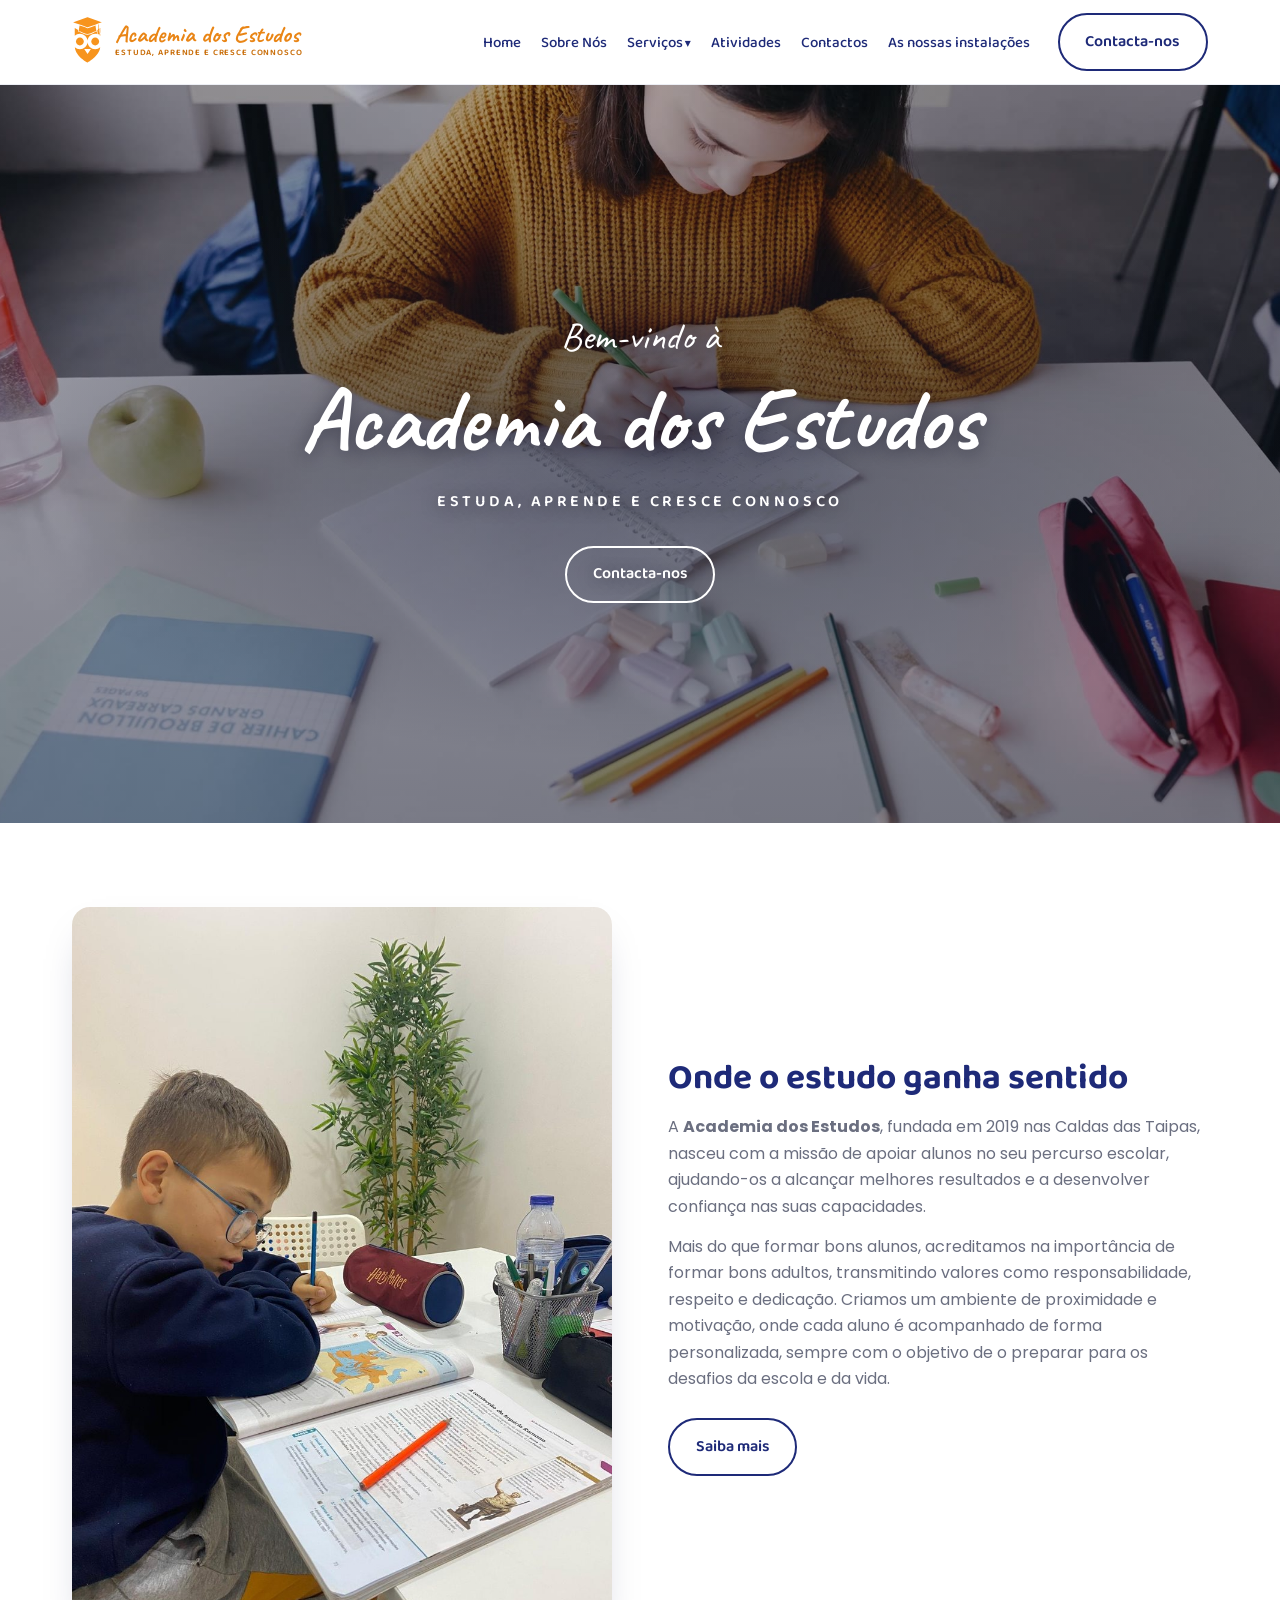
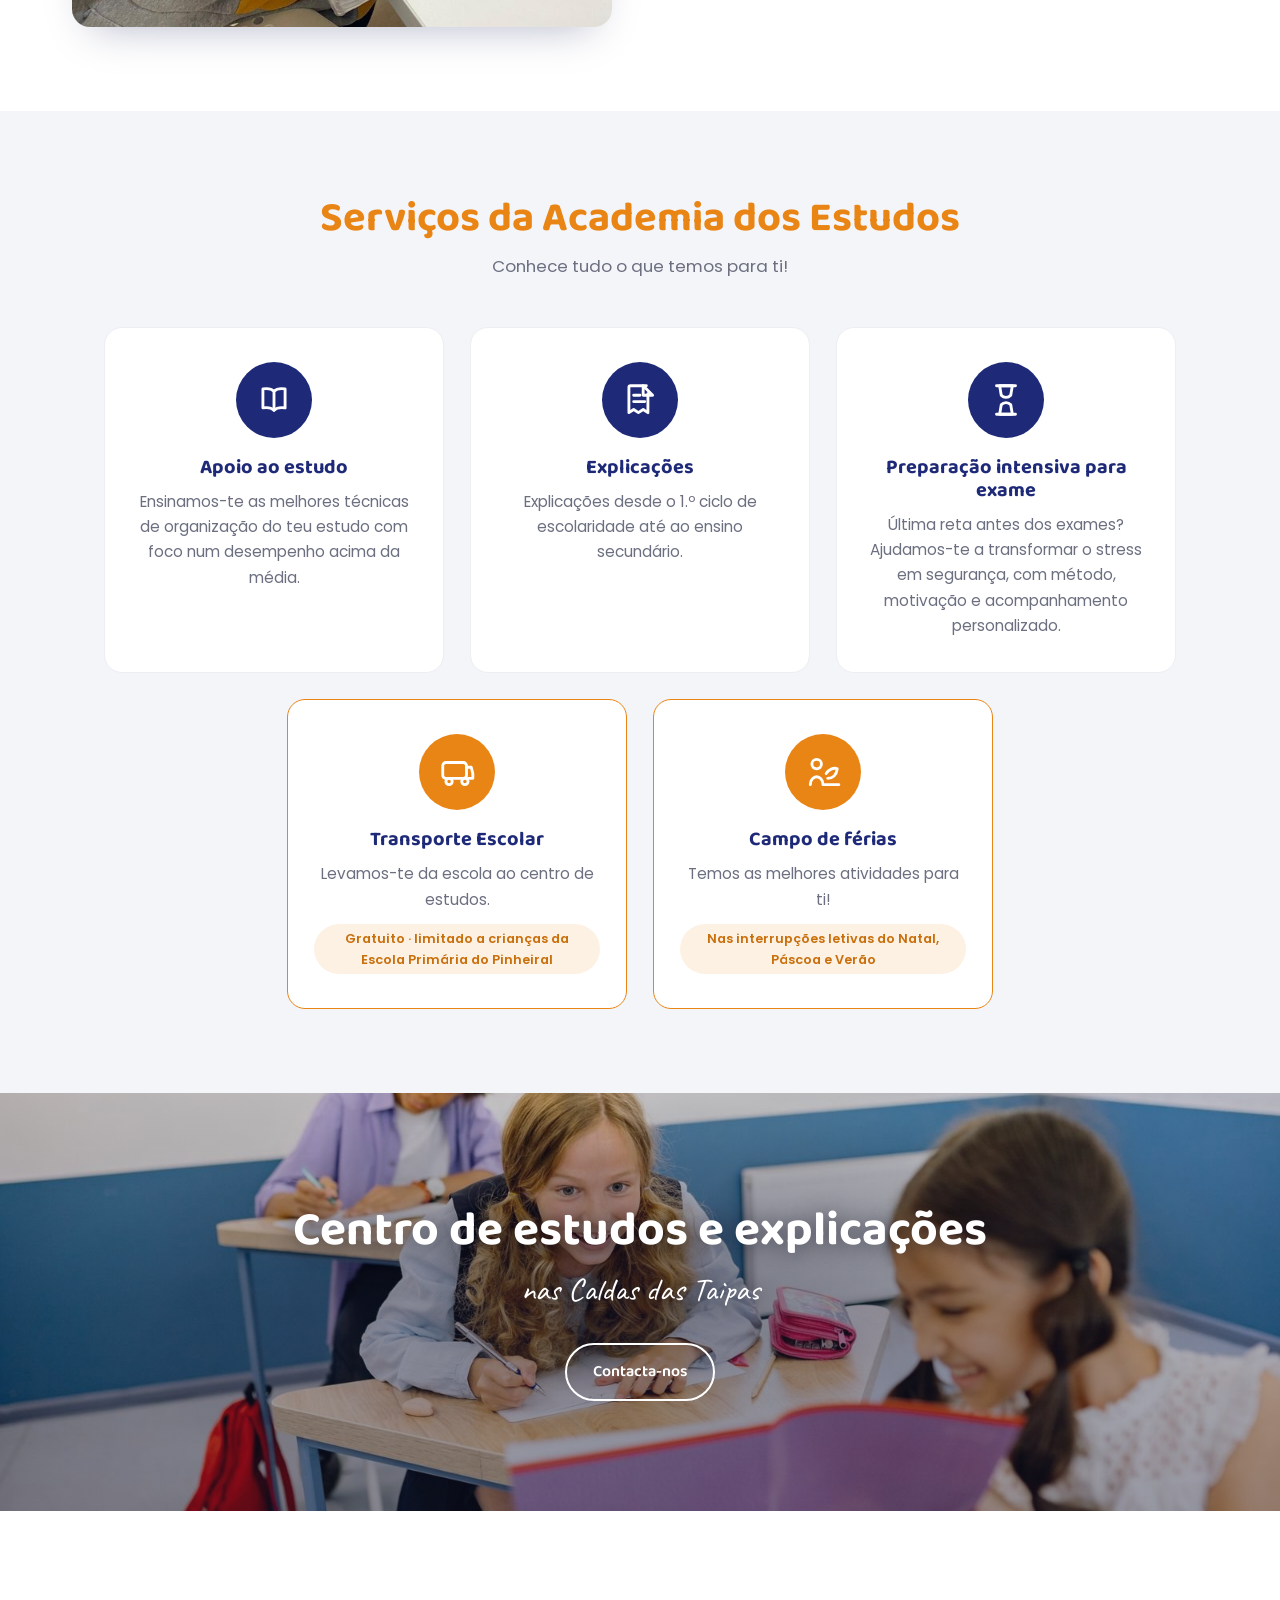
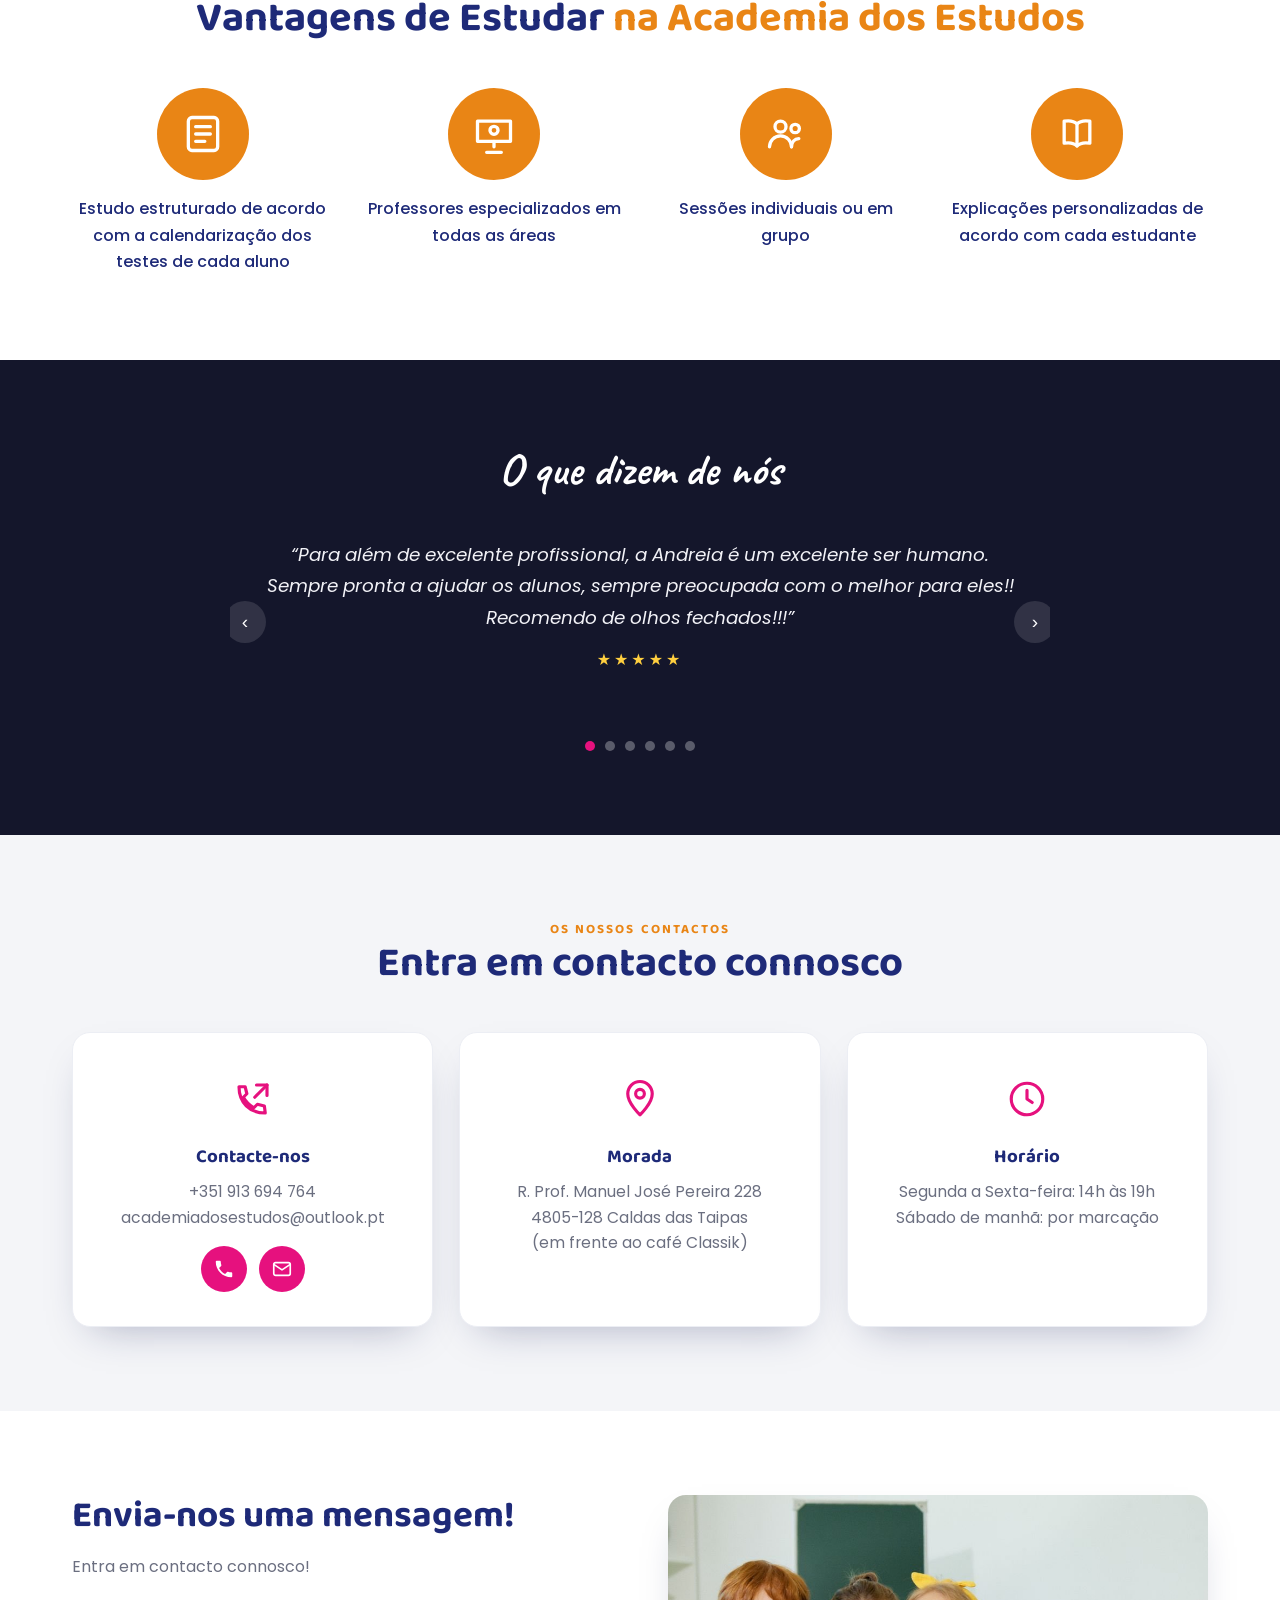
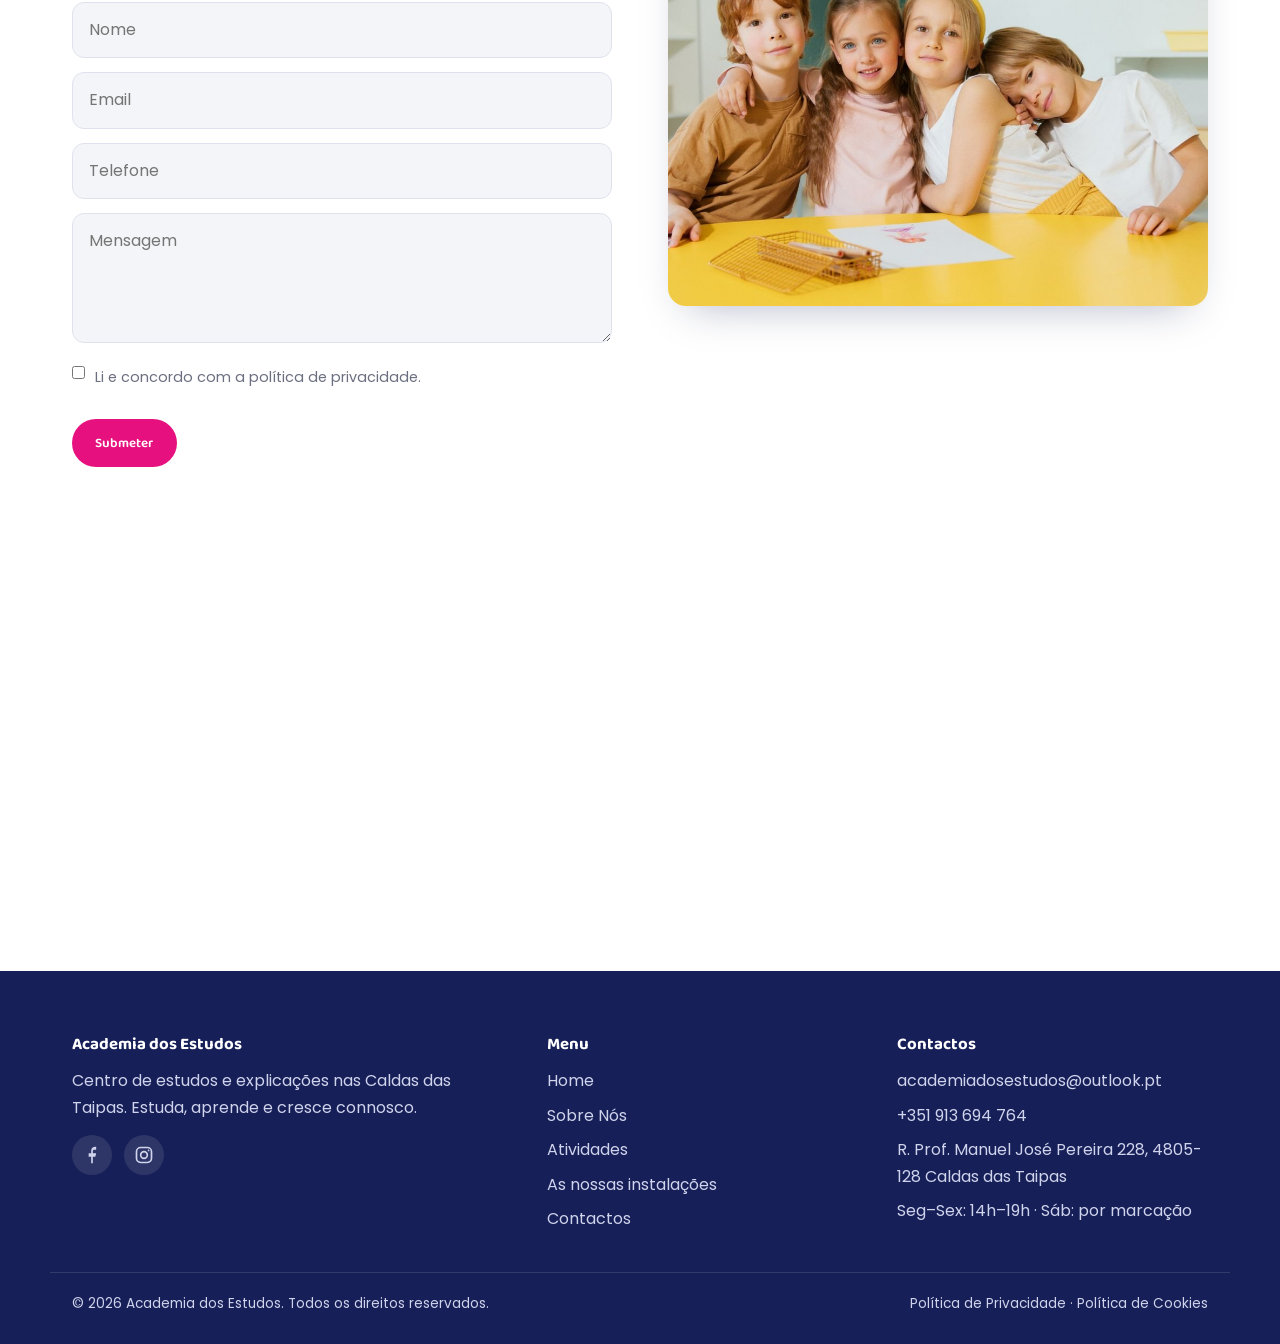
<file: index.html>
<!doctype html>
<html lang="pt">
<head>
<meta charset="utf-8">
<meta name="viewport" content="width=device-width, initial-scale=1">
<title>Academia dos Estudos | Centro de Estudos e Explicações — Caldas das Taipas</title>
<meta name="description" content="Academia dos Estudos — centro de estudos e explicações nas Caldas das Taipas. Apoio ao estudo, explicações do 1.º ciclo ao secundário, preparação para exames, campo de férias e transporte escolar.">
<meta property="og:title" content="Academia dos Estudos — Caldas das Taipas">
<meta property="og:description" content="Estuda, aprende e cresce connosco.">
<meta property="og:image" content="assets/img/og-image.jpg">
<meta property="og:type" content="website">
<link rel="icon" href="assets/logo-mark.svg?v=16">
<link rel="preconnect" href="https://fonts.googleapis.com">
<link rel="preconnect" href="https://fonts.gstatic.com" crossorigin>
<link href="https://fonts.googleapis.com/css2?family=Baloo+2:wght@500;600;700&family=Caveat:wght@600;700&family=Poppins:ital,wght@0,300;0,400;0,500;0,600;1,400&display=swap" rel="stylesheet">
<link rel="stylesheet" href="css/styles.css?v=16">
<script>document.documentElement.className+=" js";</script>
</head>
<body>

<!-- ================= HEADER ================= -->
<header class="site-header">
  <div class="wrap">
    <a class="brand" href="index.html" aria-label="Academia dos Estudos — início">
      <img src="assets/logo-mark.svg?v=16" alt="">
      <span class="brand-text"><b>Academia dos Estudos</b><span>Estuda, aprende e cresce connosco</span></span>
    </a>

    <button class="nav-toggle" aria-label="Abrir menu" aria-expanded="false"><span></span></button>

    <nav class="nav" id="nav">
      <ul>
        <li><a href="index.html">Home</a></li>
        <li><a href="sobre.html">Sobre Nós</a></li>
        <li class="has-sub">
          <a href="index.html#servicos">Serviços</a>
          <div class="submenu">
            <a href="index.html#servicos">Apoio ao Estudo</a>
            <a href="index.html#servicos">Explicações</a>
            <a href="index.html#servicos">Preparação para exame</a>
          </div>
        </li>
        <li><a href="atividades.html">Atividades</a></li>
        <li><a href="index.html#contactos">Contactos</a></li>
        <li><a href="instalacoes.html">As nossas instalações</a></li>
      </ul>
    </nav>

    <div class="header-actions">
      <a href="tel:+351913694764" aria-label="Ligar agora" title="Ligar"><svg viewBox="0 0 24 24" fill="currentColor"><path d="M6.6 10.8c1.4 2.8 3.8 5.1 6.6 6.6l2.2-2.2c.3-.3.7-.4 1-.2 1.1.4 2.3.6 3.6.6.6 0 1 .4 1 1V20c0 .6-.4 1-1 1C10.6 21 3 13.4 3 4c0-.6.4-1 1-1h3.5c.6 0 1 .4 1 1 0 1.2.2 2.4.6 3.6.1.4 0 .7-.2 1l-2.3 2.2z"/></svg></a>
      <a href="index.html#mensagem" aria-label="Enviar mensagem" title="Enviar mensagem"><svg viewBox="0 0 24 24" fill="none" stroke="currentColor" stroke-width="1.8" stroke-linecap="round" stroke-linejoin="round"><rect x="3" y="5" width="18" height="14" rx="2"/><path d="m3 7 9 6 9-6"/></svg></a>
    </div>
    <a class="btn btn--outline header-cta" href="index.html#contactos">Contacta-nos</a>
  </div>
</header>

<!-- ================= HERO ================= -->
<section class="hero">
  <div class="hero__media">
    <!-- Vídeo de fundo temporário (stock Pexels), vista de cima.
         Substituir por filmagem real da Academia mantendo o nome assets/video/hero.mp4 -->
    <video autoplay muted loop playsinline preload="auto" poster="assets/img/hero-poster.jpg">
      <source src="assets/video/hero.mp4" type="video/mp4">
      <img src="assets/img/hero-poster.jpg" alt="Aluno a estudar">
    </video>
  </div>
  <div class="hero__inner">
    <p class="hero__welcome">Bem-vindo à</p>
    <h1 class="hero__title">Academia dos Estudos</h1>
    <p class="hero__tag">Estuda, aprende e cresce connosco</p>
    <div class="hero__cta">
      <a class="btn btn--outline-light" href="#contactos">Contacta-nos</a>
    </div>
  </div>
</section>

<!-- ================= SOBRE (teaser) ================= -->
<section class="section">
  <div class="wrap split">
    <img class="reveal-left" src="assets/img/about.jpg" alt="Aluno a estudar na Academia dos Estudos">
    <div class="reveal-right">
      <h2>Onde o estudo ganha sentido</h2>
      <p>A <strong>Academia dos Estudos</strong>, fundada em 2019 nas Caldas das Taipas, nasceu com a missão de apoiar alunos no seu percurso escolar, ajudando-os a alcançar melhores resultados e a desenvolver confiança nas suas capacidades.</p>
      <p>Mais do que formar bons alunos, acreditamos na importância de formar bons adultos, transmitindo valores como responsabilidade, respeito e dedicação. Criamos um ambiente de proximidade e motivação, onde cada aluno é acompanhado de forma personalizada, sempre com o objetivo de o preparar para os desafios da escola e da vida.</p>
      <a class="btn btn--outline" href="sobre.html">Saiba mais</a>
    </div>
  </div>
</section>

<!-- ================= SERVIÇOS ================= -->
<section class="section section--soft" id="servicos">
  <div class="wrap center">
    <h2 class="section-title reveal">Serviços da Academia dos Estudos</h2>
    <p class="section-lead reveal">Conhece tudo o que temos para ti!</p>

    <div class="cards">
      <article class="card reveal">
        <div class="card__icon">
          <svg viewBox="0 0 24 24" fill="none" stroke="currentColor" stroke-width="1.8" stroke-linecap="round" stroke-linejoin="round"><path d="M12 6.5C10.5 5 8 4.5 5 5v12c3-.5 5.5 0 7 1.5 1.5-1.5 4-2 7-1.5V5c-3-.5-5.5 0-7 1.5z"/><path d="M12 6.5v12"/></svg>
        </div>
        <h3>Apoio ao estudo</h3>
        <p>Ensinamos-te as melhores técnicas de organização do teu estudo com foco num desempenho acima da média.</p>
      </article>

      <article class="card reveal">
        <div class="card__icon">
          <svg viewBox="0 0 24 24" fill="none" stroke="currentColor" stroke-width="1.8" stroke-linecap="round" stroke-linejoin="round"><path d="M16 3H6a1 1 0 0 0-1 1v16l3-2 3 2 3-2 3 2V8"/><path d="M14 3l6 6h-6z"/><path d="M8 9h4M8 13h7"/></svg>
        </div>
        <h3>Explicações</h3>
        <p>Explicações desde o 1.º ciclo de escolaridade até ao ensino secundário.</p>
      </article>

      <article class="card reveal">
        <div class="card__icon">
          <svg viewBox="0 0 24 24" fill="none" stroke="currentColor" stroke-width="1.8" stroke-linecap="round" stroke-linejoin="round"><path d="M8 3h8l-1 6a4 4 0 0 1-6 0z"/><path d="M9 15a4 4 0 0 1 6 0l1 6H8z"/><path d="M6 3h12M6 21h12"/></svg>
        </div>
        <h3>Preparação intensiva para exame</h3>
        <p>Última reta antes dos exames? Ajudamos-te a transformar o stress em segurança, com método, motivação e acompanhamento personalizado.</p>
      </article>

      <article class="card card--highlight reveal">
        <div class="card__icon">
          <svg viewBox="0 0 24 24" fill="none" stroke="currentColor" stroke-width="1.8" stroke-linecap="round" stroke-linejoin="round"><rect x="3" y="6" width="15" height="10" rx="2"/><path d="M18 9h3l1 4v3h-4"/><circle cx="7" cy="18" r="2"/><circle cx="17" cy="18" r="2"/></svg>
        </div>
        <h3>Transporte Escolar</h3>
        <p>Levamos-te da escola ao centro de estudos.</p>
        <span class="card__badge">Gratuito · limitado a crianças da Escola Primária do Pinheiral</span>
      </article>

      <article class="card card--highlight reveal">
        <div class="card__icon">
          <svg viewBox="0 0 24 24" fill="none" stroke="currentColor" stroke-width="1.8" stroke-linecap="round" stroke-linejoin="round"><circle cx="8" cy="7" r="3"/><path d="M4 20c0-3 2-5 4-5s4 2 4 5"/><path d="M14 13c2-3 5-4 7-3-.5 4-3 6-6 6"/><path d="M13 20h9"/></svg>
        </div>
        <h3>Campo de férias</h3>
        <p>Temos as melhores atividades para ti!</p>
        <span class="card__badge">Nas interrupções letivas do Natal, Páscoa e Verão</span>
      </article>
    </div>
  </div>
</section>

<!-- ================= BAND ================= -->
<section class="band">
  <div class="band__media"><img src="assets/img/band.jpg" alt=""></div>
  <div class="wrap">
    <h2>Centro de estudos e explicações</h2>
    <p>nas Caldas das Taipas</p>
    <a class="btn btn--outline-light" href="#contactos">Contacta-nos</a>
  </div>
</section>

<!-- ================= VANTAGENS ================= -->
<section class="section">
  <div class="wrap center">
    <h2 class="section-title reveal" style="color:var(--navy)">Vantagens de Estudar <span style="color:var(--orange)">na Academia dos Estudos</span></h2>

    <div class="adv">
      <div class="adv__item reveal">
        <div class="adv__icon"><svg viewBox="0 0 24 24" fill="none" stroke="currentColor" stroke-width="1.8" stroke-linecap="round" stroke-linejoin="round"><rect x="4" y="3" width="16" height="18" rx="2"/><path d="M8 8h8M8 12h8M8 16h5"/></svg></div>
        <p>Estudo estruturado de acordo com a calendarização dos testes de cada aluno</p>
      </div>
      <div class="adv__item reveal">
        <div class="adv__icon"><svg viewBox="0 0 24 24" fill="none" stroke="currentColor" stroke-width="1.8" stroke-linecap="round" stroke-linejoin="round"><path d="M3 5h18v11H3z"/><path d="M12 16v3M8 22h8"/><circle cx="12" cy="10" r="2.2"/></svg></div>
        <p>Professores especializados em todas as áreas</p>
      </div>
      <div class="adv__item reveal">
        <div class="adv__icon"><svg viewBox="0 0 24 24" fill="none" stroke="currentColor" stroke-width="1.8" stroke-linecap="round" stroke-linejoin="round"><circle cx="9" cy="8" r="3"/><circle cx="17" cy="9" r="2.3"/><path d="M3 19c0-3.3 2.7-6 6-6s6 2.7 6 6"/><path d="M15 19c0-2.5 1.6-4.5 4-4.5"/></svg></div>
        <p>Sessões individuais ou em grupo</p>
      </div>
      <div class="adv__item reveal">
        <div class="adv__icon"><svg viewBox="0 0 24 24" fill="none" stroke="currentColor" stroke-width="1.8" stroke-linecap="round" stroke-linejoin="round"><path d="M12 6.5C10.5 5 8 4.5 5 5v12c3-.5 5.5 0 7 1.5 1.5-1.5 4-2 7-1.5V5c-3-.5-5.5 0-7 1.5z"/><path d="M12 6.5v12"/></svg></div>
        <p>Explicações personalizadas de acordo com cada estudante</p>
      </div>
    </div>
  </div>
</section>

<!-- ================= TESTEMUNHOS ================= -->
<section class="section tst" id="testemunhos">
  <div class="wrap center">
    <h2>O que dizem de nós</h2>
    <div class="tst__viewport">
      <div class="tst__track" id="tstTrack">
        <div class="tst__slide"><blockquote>“Para além de excelente profissional, a Andreia é um excelente ser humano. Sempre pronta a ajudar os alunos, sempre preocupada com o melhor para eles!! Recomendo de olhos fechados!!!”</blockquote><div class="tst__stars">★★★★★</div></div>
        <div class="tst__slide"><blockquote>“Sou aluna da explicadora Andreia há 2 anos e não me arrependo nada. Tenho vindo a melhorar cada vez mais, obtendo resultados que nunca pensei obter. Recomendo bastante a Academia dos Estudos!”</blockquote><div class="tst__stars">★★★★★</div></div>
        <div class="tst__slide"><blockquote>“Recomendo vivamente! Os miúdos não poderiam estar em melhores mãos!!”</blockquote><div class="tst__stars">★★★★★</div></div>
        <div class="tst__slide"><blockquote>“Obrigada por todo o apoio. Mesmo com este ano letivo atípico, foram de uma grande ajuda e profissionalismo. Excelente relação qualidade/preço. Voltaremos no próximo ano!”</blockquote><div class="tst__stars">★★★★★</div></div>
        <div class="tst__slide"><blockquote>“O centro de estudo da professora Andreia foi uma ajuda muito importante! Sempre preocupada com a evolução do Dinis e também da Matilde. O aproveitamento deles foi evoluindo muito devido ao empenho e preocupação dela. Obrigada por tudo!”</blockquote><div class="tst__stars">★★★★★</div></div>
        <div class="tst__slide"><blockquote>“Espetacular, recomendo!!”</blockquote><div class="tst__stars">★★★★★</div></div>
      </div>
      <button class="tst__arrow tst__arrow--prev" aria-label="Anterior">‹</button>
      <button class="tst__arrow tst__arrow--next" aria-label="Seguinte">›</button>
    </div>
    <div class="tst__nav" id="tstNav"></div>
  </div>
</section>

<!-- ================= CONTACTOS ================= -->
<section class="section section--soft" id="contactos">
  <div class="wrap center">
    <p class="eyebrow eyebrow--orange reveal">Os nossos contactos</p>
    <h2 class="section-title reveal" style="color:var(--navy)">Entra em contacto connosco</h2>

    <div class="contact-cards">
      <div class="contact-card reveal">
        <div class="ic"><svg viewBox="0 0 24 24" fill="none" stroke="currentColor" stroke-width="1.8" stroke-linecap="round" stroke-linejoin="round"><path d="M4 5c0 9 6 15 15 15l-.5-4-4-1-2 2c-2.5-1.4-4.6-3.5-6-6l2-2-1-4z"/><path d="M14 4h6v6"/><path d="M20 4l-7 7"/></svg></div>
        <h3>Contacte-nos</h3>
        <p><a href="tel:+351913694764">+351 913 694 764</a></p>
        <p><a href="mailto:academiadosestudos@outlook.pt">academiadosestudos@outlook.pt</a></p>
        <div class="contact-actions">
          <a href="tel:+351913694764" aria-label="Ligar agora" title="Ligar agora"><svg viewBox="0 0 24 24" fill="currentColor"><path d="M6.6 10.8c1.4 2.8 3.8 5.1 6.6 6.6l2.2-2.2c.3-.3.7-.4 1-.2 1.1.4 2.3.6 3.6.6.6 0 1 .4 1 1V20c0 .6-.4 1-1 1C10.6 21 3 13.4 3 4c0-.6.4-1 1-1h3.5c.6 0 1 .4 1 1 0 1.2.2 2.4.6 3.6.1.4 0 .7-.2 1l-2.3 2.2z"/></svg></a>
          <a href="#mensagem" aria-label="Enviar mensagem" title="Enviar mensagem"><svg viewBox="0 0 24 24" fill="none" stroke="currentColor" stroke-width="1.8" stroke-linecap="round" stroke-linejoin="round"><rect x="3" y="5" width="18" height="14" rx="2"/><path d="m3 7 9 6 9-6"/></svg></a>
        </div>
      </div>
      <div class="contact-card reveal">
        <div class="ic"><svg viewBox="0 0 24 24" fill="none" stroke="currentColor" stroke-width="1.8" stroke-linecap="round" stroke-linejoin="round"><path d="M12 21s7-6.5 7-12a7 7 0 0 0-14 0c0 5.5 7 12 7 12z"/><circle cx="12" cy="9" r="2.5"/></svg></div>
        <h3>Morada</h3>
        <p><a href="https://www.google.com/maps/search/?api=1&query=Academia+dos+Estudos+Centro+de+Estudos+Caldas+das+Taipas" target="_blank" rel="noopener">R. Prof. Manuel José Pereira 228<br>4805-128 Caldas das Taipas<br>(em frente ao café Classik)</a></p>
      </div>
      <div class="contact-card reveal">
        <div class="ic"><svg viewBox="0 0 24 24" fill="none" stroke="currentColor" stroke-width="1.8" stroke-linecap="round" stroke-linejoin="round"><circle cx="12" cy="12" r="9"/><path d="M12 7v5l3 2"/></svg></div>
        <h3>Horário</h3>
        <p>Segunda a Sexta-feira: 14h às 19h</p>
        <p>Sábado de manhã: por marcação</p>
      </div>
    </div>
  </div>
</section>

<!-- ================= FORM ================= -->
<section class="section formsec" id="mensagem">
  <div class="wrap split">
    <div class="reveal-left">
      <h2>Envia-nos uma mensagem!</h2>
      <p class="lead">Entra em contacto connosco!</p>
      <!-- TODO: criar conta gratuita em https://web3forms.com e colar a access key abaixo -->
      <form action="https://api.web3forms.com/submit" method="POST">
        <input type="hidden" name="access_key" value="COLOCAR-ACCESS-KEY-AQUI">
        <input type="hidden" name="subject" value="Novo contacto — site Academia dos Estudos">
        <input type="checkbox" name="botcheck" style="display:none">
        <div class="field"><input type="text" name="nome" placeholder="Nome" required></div>
        <div class="field"><input type="email" name="email" placeholder="Email" required></div>
        <div class="field"><input type="tel" name="telefone" placeholder="Telefone"></div>
        <div class="field"><textarea name="mensagem" placeholder="Mensagem" required></textarea></div>
        <label class="consent"><input type="checkbox" required> Li e concordo com a política de privacidade.</label>
        <button class="btn btn--pink" type="submit">Submeter</button>
      </form>
    </div>
    <img class="reveal-right" src="assets/img/kids.jpg" alt="Grupo de alunos da Academia dos Estudos" style="border-radius:var(--radius);box-shadow:var(--shadow)">
  </div>
</section>

<!-- ================= MAPA ================= -->
<section class="map">
  <iframe title="Localização da Academia dos Estudos"
    src="https://www.google.com/maps?q=Academia+dos+Estudos+Centro+de+Estudos+Caldas+das+Taipas&output=embed"
    loading="lazy" referrerpolicy="no-referrer-when-downgrade"></iframe>
</section>

<!-- ================= FOOTER ================= -->
<footer class="site-footer">
  <div class="wrap footer-grid">
    <div>
      <h4>Academia dos Estudos</h4>
      <p>Centro de estudos e explicações nas Caldas das Taipas. Estuda, aprende e cresce connosco.</p>
      <div class="socials">
        <a href="https://www.facebook.com/academiadosestudos" aria-label="Facebook" target="_blank" rel="noopener"><svg viewBox="0 0 24 24" fill="currentColor"><path d="M13 22v-8h3l1-4h-4V7.5c0-1.1.3-1.9 2-1.9h2V2.1C18.6 2 17.4 2 16.1 2 13.2 2 11 3.7 11 7v3H8v4h3v8z"/></svg></a>
        <a href="https://www.instagram.com/academia_dos_estudos_" aria-label="Instagram" target="_blank" rel="noopener"><svg viewBox="0 0 24 24" fill="none" stroke="currentColor" stroke-width="2"><rect x="3" y="3" width="18" height="18" rx="5"/><circle cx="12" cy="12" r="4"/><circle cx="17.5" cy="6.5" r="1" fill="currentColor" stroke="none"/></svg></a>
      </div>
    </div>
    <div>
      <h4>Menu</h4>
      <ul>
        <li><a href="index.html">Home</a></li>
        <li><a href="sobre.html">Sobre Nós</a></li>
        <li><a href="atividades.html">Atividades</a></li>
        <li><a href="instalacoes.html">As nossas instalações</a></li>
        <li><a href="index.html#contactos">Contactos</a></li>
      </ul>
    </div>
    <div>
      <h4>Contactos</h4>
      <ul>
        <li><a href="mailto:academiadosestudos@outlook.pt">academiadosestudos@outlook.pt</a></li>
        <li><a href="tel:+351913694764">+351 913 694 764</a></li>
        <li><a href="https://www.google.com/maps/search/?api=1&query=Academia+dos+Estudos+Centro+de+Estudos+Caldas+das+Taipas" target="_blank" rel="noopener">R. Prof. Manuel José Pereira 228, 4805-128 Caldas das Taipas</a></li>
        <li>Seg–Sex: 14h–19h · Sáb: por marcação</li>
      </ul>
    </div>
  </div>
  <div class="wrap footer-bottom">
    <span>© <span id="year"></span> Academia dos Estudos. Todos os direitos reservados.</span>
    <span><a href="politica-privacidade.html">Política de Privacidade</a> · <a href="politica-cookies.html">Política de Cookies</a></span>
  </div>
</footer>

<script src="js/main.js?v=16"></script>
</body>
</html>
</file>
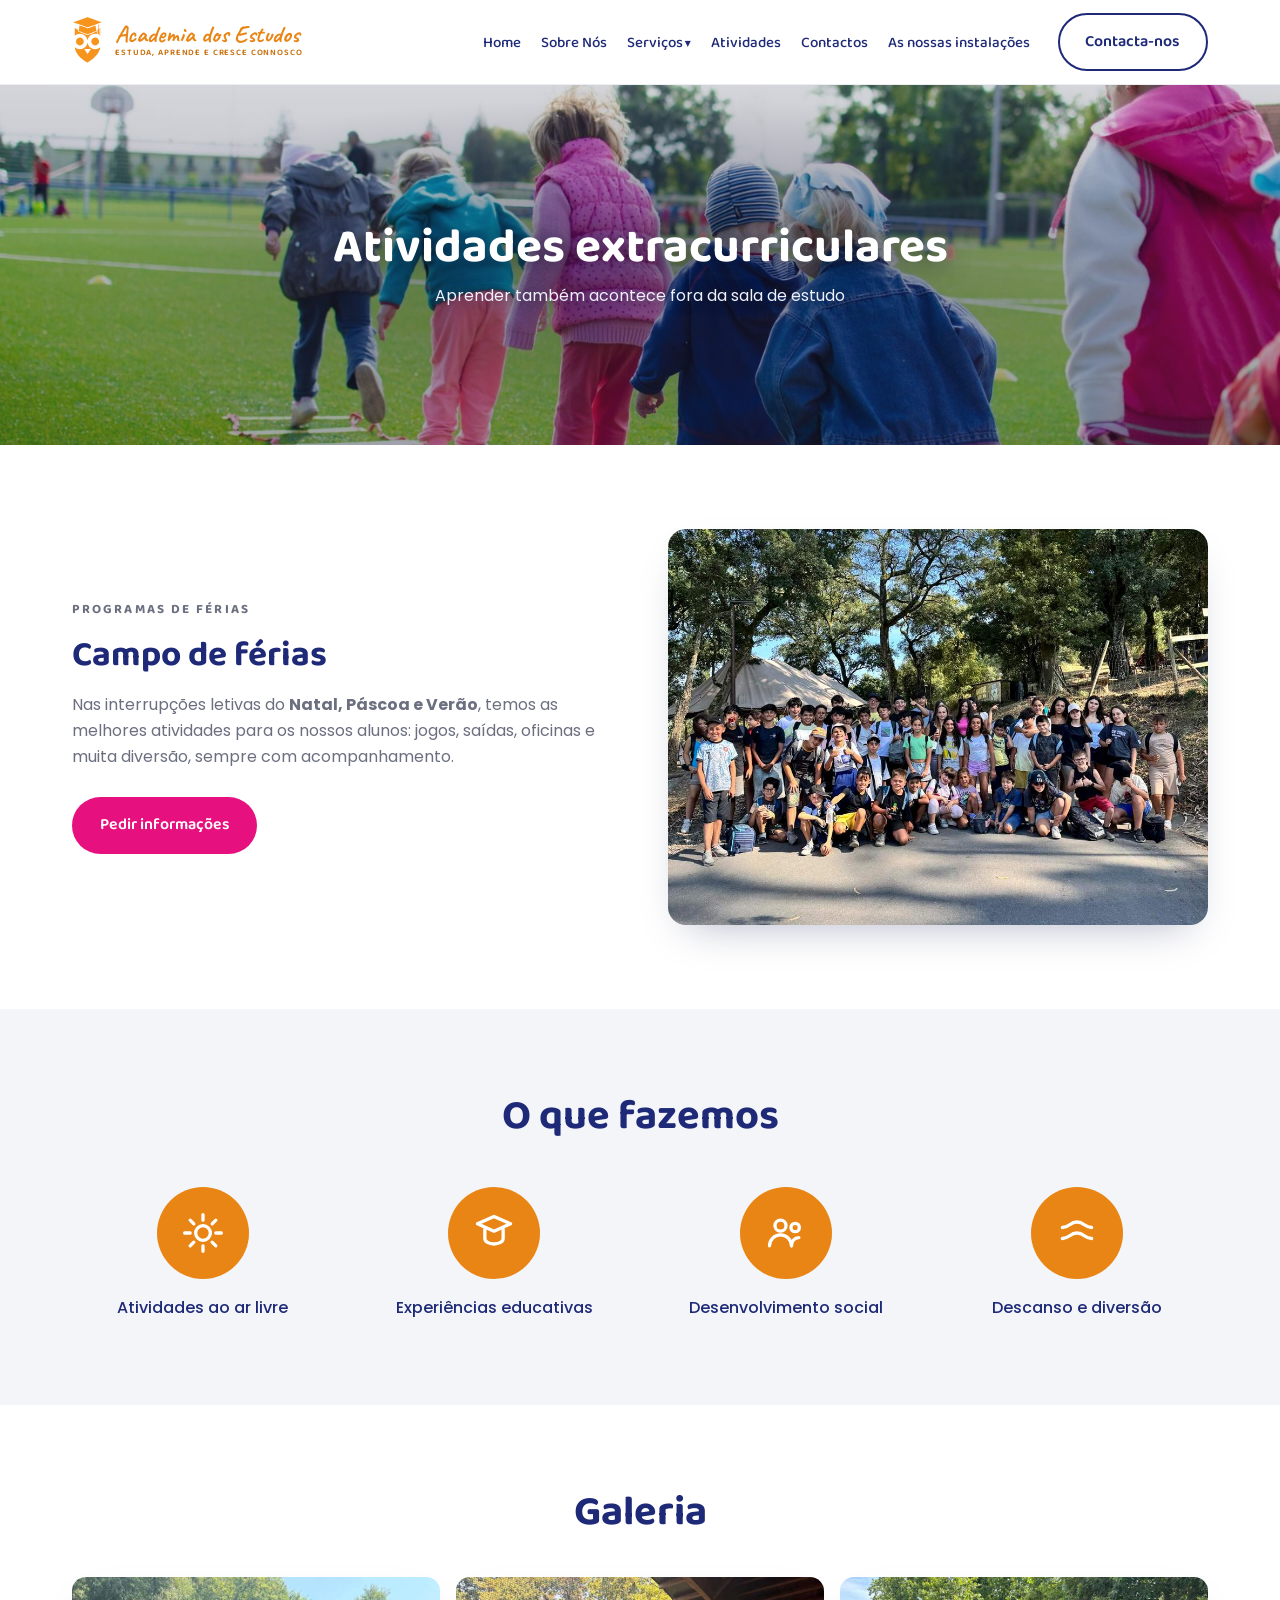
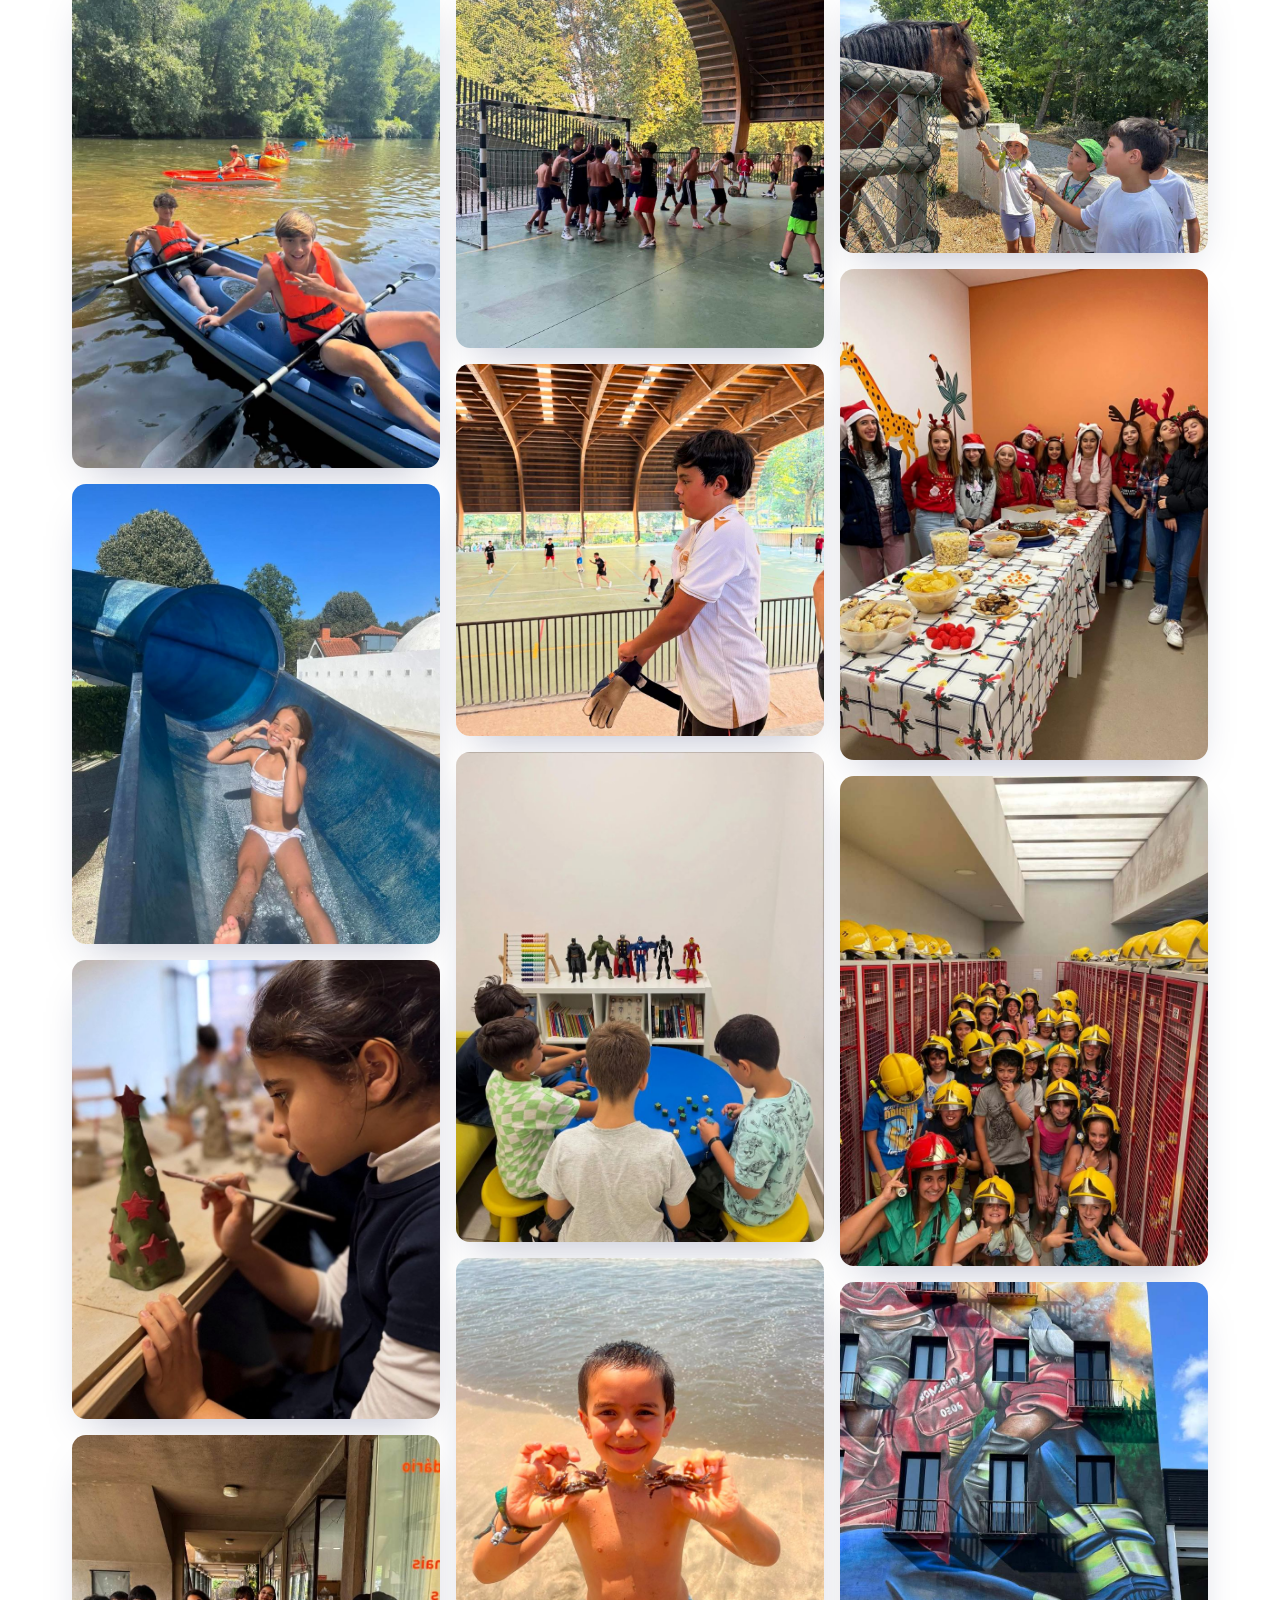
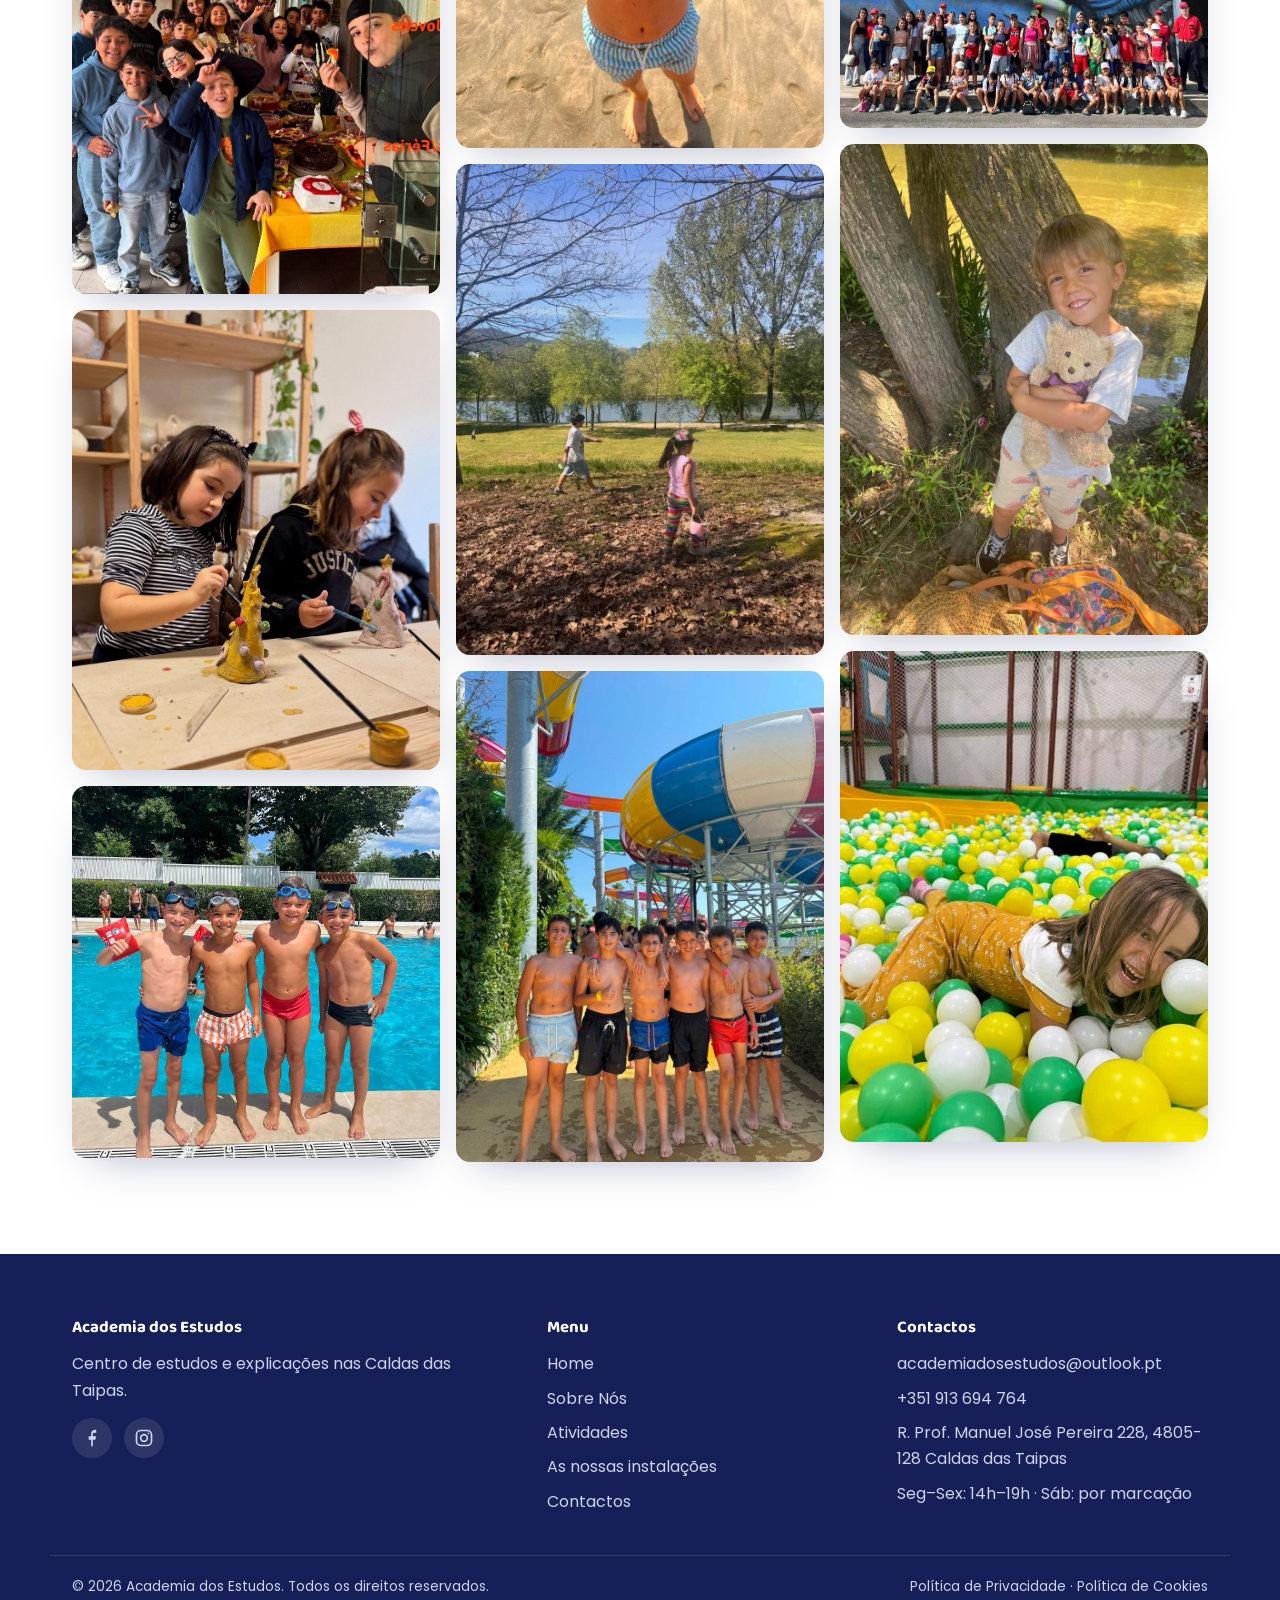
<file: atividades.html>
<!doctype html>
<html lang="pt">
<head>
<meta charset="utf-8">
<meta name="viewport" content="width=device-width, initial-scale=1">
<title>Atividades Extracurriculares | Academia dos Estudos</title>
<meta name="description" content="Campo de férias e atividades extracurriculares da Academia dos Estudos nas interrupções letivas do Natal, Páscoa e Verão.">
<link rel="icon" href="assets/logo-mark.svg?v=16">
<link rel="preconnect" href="https://fonts.googleapis.com">
<link rel="preconnect" href="https://fonts.gstatic.com" crossorigin>
<link href="https://fonts.googleapis.com/css2?family=Baloo+2:wght@500;600;700&family=Caveat:wght@600;700&family=Poppins:ital,wght@0,300;0,400;0,500;0,600;1,400&display=swap" rel="stylesheet">
<link rel="stylesheet" href="css/styles.css?v=16">
<script>document.documentElement.className+=" js";</script>
</head>
<body>
<header class="site-header">
  <div class="wrap">
    <a class="brand" href="index.html" aria-label="Academia dos Estudos — início">
      <img src="assets/logo-mark.svg?v=16" alt="">
      <span class="brand-text"><b>Academia dos Estudos</b><span>Estuda, aprende e cresce connosco</span></span>
    </a>
    <button class="nav-toggle" aria-label="Abrir menu" aria-expanded="false"><span></span></button>
    <nav class="nav" id="nav">
      <ul>
        <li><a href="index.html">Home</a></li>
        <li><a href="sobre.html">Sobre Nós</a></li>
        <li class="has-sub"><a href="index.html#servicos">Serviços</a>
          <div class="submenu">
            <a href="index.html#servicos">Apoio ao Estudo</a>
            <a href="index.html#servicos">Explicações</a>
            <a href="index.html#servicos">Preparação para exame</a>
          </div>
        </li>
        <li><a href="atividades.html">Atividades</a></li>
        <li><a href="index.html#contactos">Contactos</a></li>
        <li><a href="instalacoes.html">As nossas instalações</a></li>
      </ul>
    </nav>
    <div class="header-actions">
      <a href="tel:+351913694764" aria-label="Ligar agora" title="Ligar"><svg viewBox="0 0 24 24" fill="currentColor"><path d="M6.6 10.8c1.4 2.8 3.8 5.1 6.6 6.6l2.2-2.2c.3-.3.7-.4 1-.2 1.1.4 2.3.6 3.6.6.6 0 1 .4 1 1V20c0 .6-.4 1-1 1C10.6 21 3 13.4 3 4c0-.6.4-1 1-1h3.5c.6 0 1 .4 1 1 0 1.2.2 2.4.6 3.6.1.4 0 .7-.2 1l-2.3 2.2z"/></svg></a>
      <a href="index.html#mensagem" aria-label="Enviar mensagem" title="Enviar mensagem"><svg viewBox="0 0 24 24" fill="none" stroke="currentColor" stroke-width="1.8" stroke-linecap="round" stroke-linejoin="round"><rect x="3" y="5" width="18" height="14" rx="2"/><path d="m3 7 9 6 9-6"/></svg></a>
    </div>
    <a class="btn btn--outline header-cta" href="index.html#contactos">Contacta-nos</a>
  </div>
</header>

<section class="page-hero">
  <div class="page-hero__media"><img src="assets/img/banner-atividades.jpg" alt=""></div>
  <div class="wrap">
    <h1>Atividades extracurriculares</h1>
    <p>Aprender também acontece fora da sala de estudo</p>
  </div>
</section>

<section class="section">
  <div class="wrap split">
    <div class="reveal-left">
      <p class="eyebrow eyebrow--orange">Programas de férias</p>
      <h2>Campo de férias</h2>
      <p>Nas interrupções letivas do <strong>Natal, Páscoa e Verão</strong>, temos as melhores atividades para os nossos alunos: jogos, saídas, oficinas e muita diversão, sempre com acompanhamento.</p>
      <a class="btn btn--pink" href="index.html#contactos">Pedir informações</a>
    </div>
    <img class="reveal-right" src="assets/img/campo-ferias.jpg" alt="Grupo de alunos no campo de férias">
  </div>
</section>

<section class="section section--soft">
  <div class="wrap center">
    <h2 class="section-title" style="color:var(--navy)">O que fazemos</h2>
    <div class="adv">
      <div class="adv__item reveal"><div class="adv__icon"><svg viewBox="0 0 24 24" fill="none" stroke="currentColor" stroke-width="1.8" stroke-linecap="round" stroke-linejoin="round"><circle cx="12" cy="12" r="4"/><path d="M12 2v3M12 19v3M2 12h3M19 12h3M5 5l2 2M17 17l2 2M19 5l-2 2M7 17l-2 2"/></svg></div><p>Atividades ao ar livre</p></div>
      <div class="adv__item reveal"><div class="adv__icon"><svg viewBox="0 0 24 24" fill="none" stroke="currentColor" stroke-width="1.8" stroke-linecap="round" stroke-linejoin="round"><path d="M3 7l9-4 9 4-9 4z"/><path d="M7 10v5c0 1.7 2.2 3 5 3s5-1.3 5-3v-5"/></svg></div><p>Experiências educativas</p></div>
      <div class="adv__item reveal"><div class="adv__icon"><svg viewBox="0 0 24 24" fill="none" stroke="currentColor" stroke-width="1.8" stroke-linecap="round" stroke-linejoin="round"><circle cx="9" cy="8" r="3"/><circle cx="17" cy="9" r="2.3"/><path d="M3 19c0-3.3 2.7-6 6-6s6 2.7 6 6"/><path d="M15 19c0-2.5 1.6-4.5 4-4.5"/></svg></div><p>Desenvolvimento social</p></div>
      <div class="adv__item reveal"><div class="adv__icon"><svg viewBox="0 0 24 24" fill="none" stroke="currentColor" stroke-width="1.8" stroke-linecap="round" stroke-linejoin="round"><path d="M4 15c4 0 4-3 8-3s4 3 8 3"/><path d="M4 9c4 0 4-3 8-3s4 3 8 3"/></svg></div><p>Descanso e diversão</p></div>
    </div>
  </div>
</section>

<section class="section">
  <div class="wrap center">
    <h2 class="section-title" style="color:var(--navy)">Galeria</h2>
    <div class="gallery">
      <img src="assets/img/act1.jpg" alt="Atividade da Academia dos Estudos" loading="lazy">
      <img src="assets/img/act2.jpg" alt="Atividade da Academia dos Estudos" loading="lazy">
      <img src="assets/img/act3.jpg" alt="Atividade da Academia dos Estudos" loading="lazy">
      <img src="assets/img/act4.jpg" alt="Atividade da Academia dos Estudos" loading="lazy">
      <img src="assets/img/act5.jpg" alt="Atividade da Academia dos Estudos" loading="lazy">
      <img src="assets/img/act6.jpg" alt="Atividade da Academia dos Estudos" loading="lazy">
      <img src="assets/img/act7.jpg" alt="Atividade da Academia dos Estudos" loading="lazy">
      <img src="assets/img/act8.jpg" alt="Atividade da Academia dos Estudos" loading="lazy">
      <img src="assets/img/act9.jpg" alt="Atividade da Academia dos Estudos" loading="lazy">
      <img src="assets/img/act10.jpg" alt="Atividade da Academia dos Estudos" loading="lazy">
      <img src="assets/img/act11.jpg" alt="Atividade da Academia dos Estudos" loading="lazy">
      <img src="assets/img/act12.jpg" alt="Atividade da Academia dos Estudos" loading="lazy">
      <img src="assets/img/act13.jpg" alt="Atividade da Academia dos Estudos" loading="lazy">
      <img src="assets/img/act14.jpg" alt="Atividade da Academia dos Estudos" loading="lazy">
      <img src="assets/img/act15.jpg" alt="Atividade da Academia dos Estudos" loading="lazy">
      <img src="assets/img/act16.jpg" alt="Atividade da Academia dos Estudos" loading="lazy">
      <img src="assets/img/act17.jpg" alt="Atividade da Academia dos Estudos" loading="lazy">
      <img src="assets/img/act18.jpg" alt="Atividade da Academia dos Estudos" loading="lazy">
    </div>
  </div>
</section>

<footer class="site-footer">
  <div class="wrap footer-grid">
    <div>
      <h4>Academia dos Estudos</h4>
      <p>Centro de estudos e explicações nas Caldas das Taipas.</p>
      <div class="socials">
        <a href="https://www.facebook.com/academiadosestudos" aria-label="Facebook" target="_blank" rel="noopener"><svg viewBox="0 0 24 24" fill="currentColor"><path d="M13 22v-8h3l1-4h-4V7.5c0-1.1.3-1.9 2-1.9h2V2.1C18.6 2 17.4 2 16.1 2 13.2 2 11 3.7 11 7v3H8v4h3v8z"/></svg></a>
        <a href="https://www.instagram.com/academia_dos_estudos_" aria-label="Instagram" target="_blank" rel="noopener"><svg viewBox="0 0 24 24" fill="none" stroke="currentColor" stroke-width="2"><rect x="3" y="3" width="18" height="18" rx="5"/><circle cx="12" cy="12" r="4"/><circle cx="17.5" cy="6.5" r="1" fill="currentColor" stroke="none"/></svg></a>
      </div>
    </div>
    <div><h4>Menu</h4><ul>
      <li><a href="index.html">Home</a></li>
      <li><a href="sobre.html">Sobre Nós</a></li>
      <li><a href="atividades.html">Atividades</a></li>
      <li><a href="instalacoes.html">As nossas instalações</a></li>
      <li><a href="index.html#contactos">Contactos</a></li>
    </ul></div>
    <div><h4>Contactos</h4><ul>
      <li><a href="mailto:academiadosestudos@outlook.pt">academiadosestudos@outlook.pt</a></li>
      <li><a href="tel:+351913694764">+351 913 694 764</a></li>
      <li><a href="https://www.google.com/maps/search/?api=1&query=Academia+dos+Estudos+Centro+de+Estudos+Caldas+das+Taipas" target="_blank" rel="noopener">R. Prof. Manuel José Pereira 228, 4805-128 Caldas das Taipas</a></li>
      <li>Seg–Sex: 14h–19h · Sáb: por marcação</li>
    </ul></div>
  </div>
  <div class="wrap footer-bottom">
    <span>© <span id="year"></span> Academia dos Estudos. Todos os direitos reservados.</span>
    <span><a href="politica-privacidade.html">Política de Privacidade</a> · <a href="politica-cookies.html">Política de Cookies</a></span>
  </div>
</footer>
<script src="js/main.js?v=16"></script>
</body>
</html>
</file>
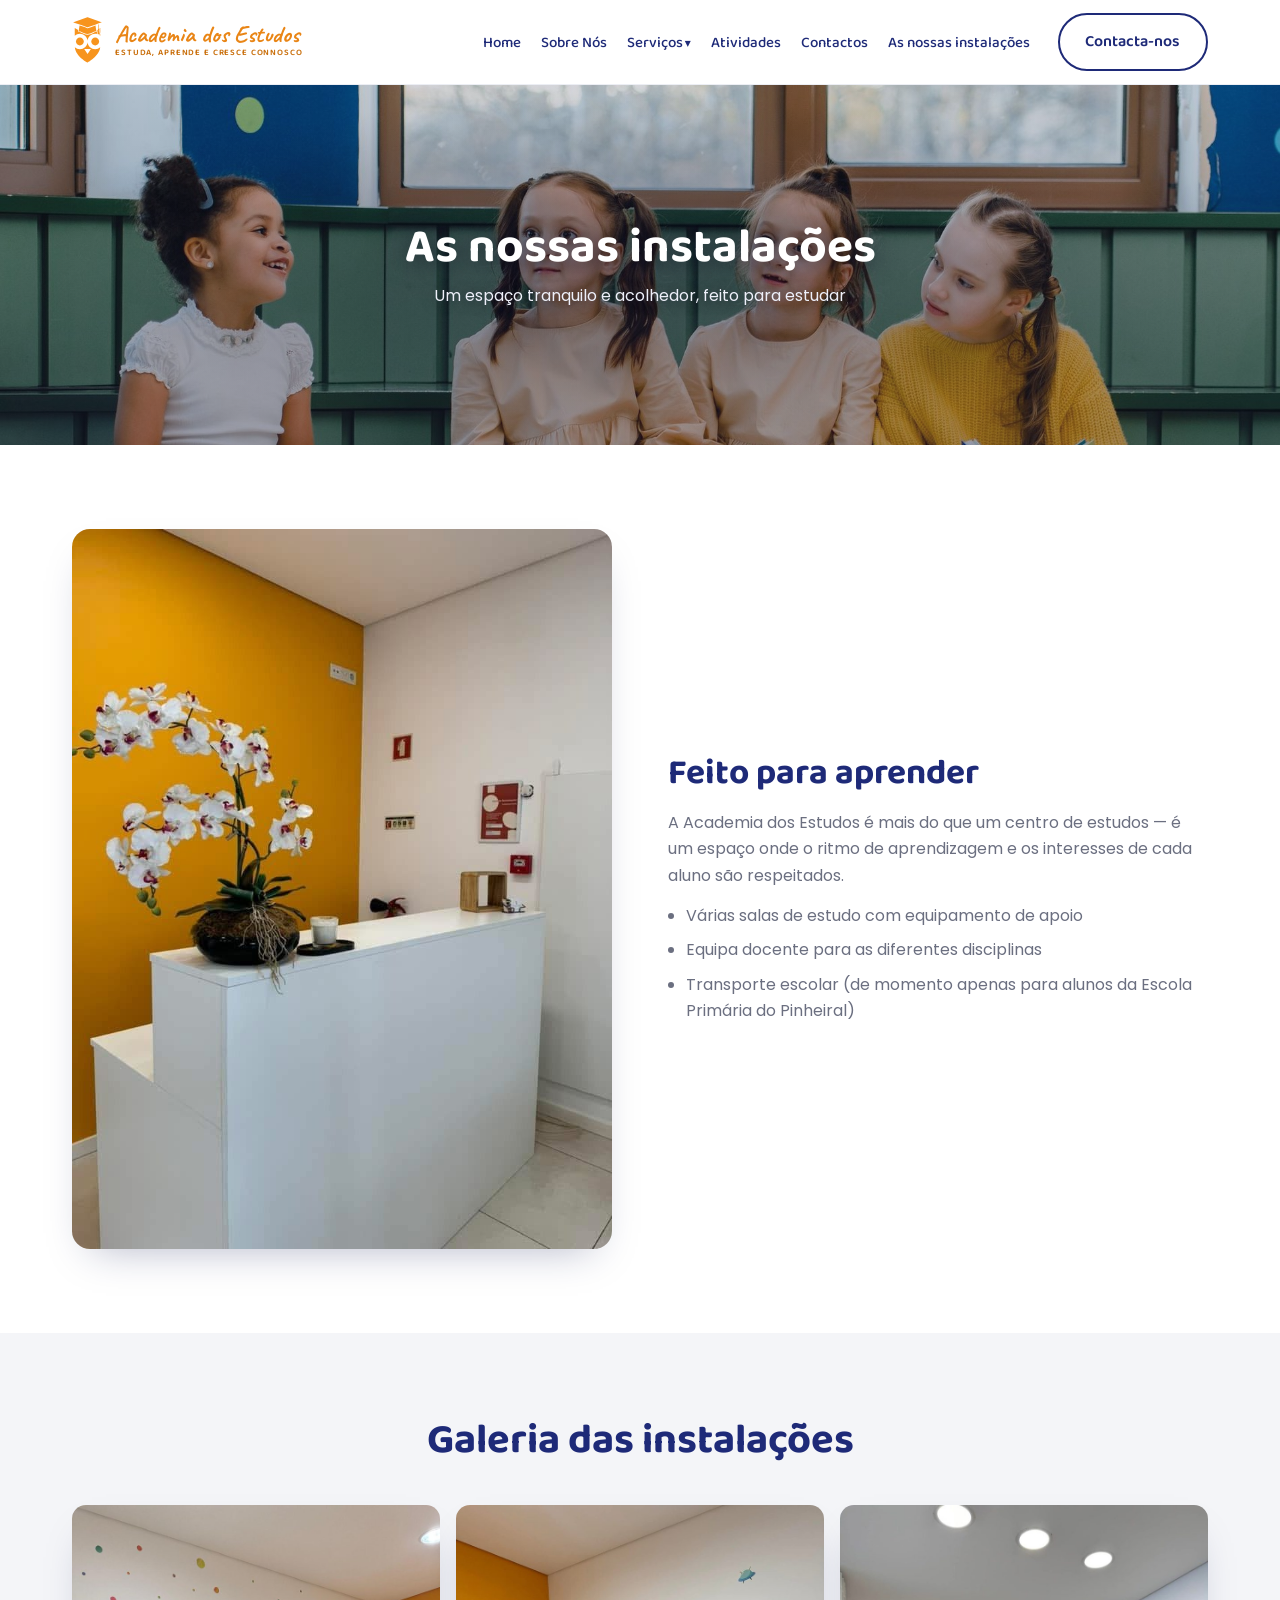
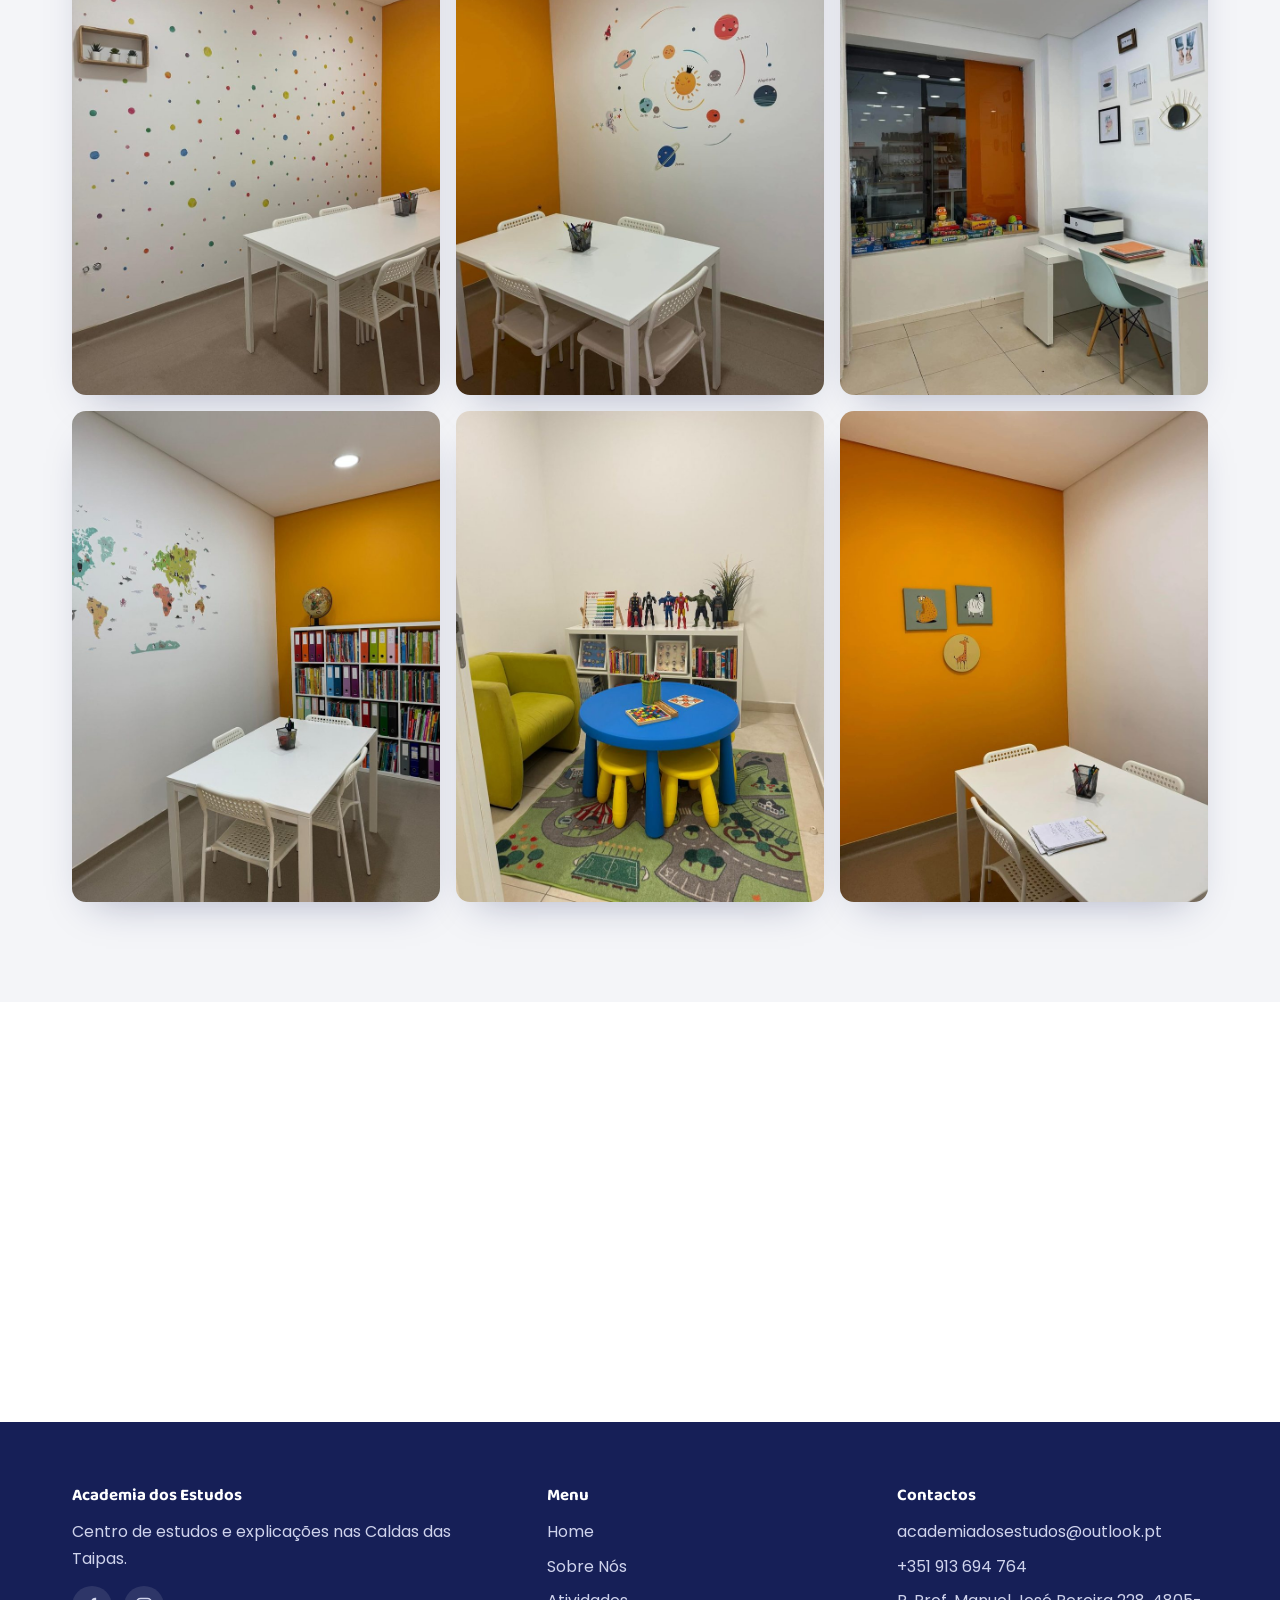
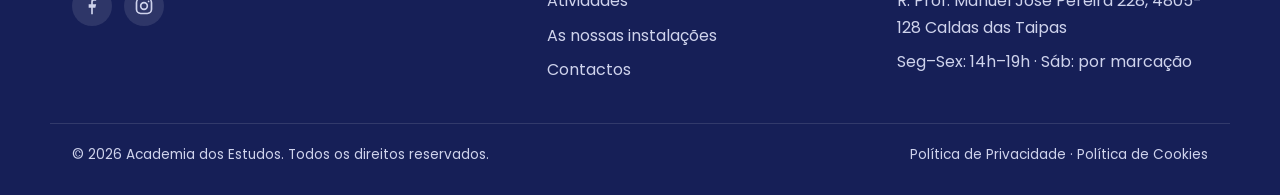
<file: instalacoes.html>
<!doctype html>
<html lang="pt">
<head>
<meta charset="utf-8">
<meta name="viewport" content="width=device-width, initial-scale=1">
<title>As nossas instalações | Academia dos Estudos</title>
<meta name="description" content="As instalações da Academia dos Estudos nas Caldas das Taipas: salas de estudo, equipa docente e serviços de apoio.">
<link rel="icon" href="assets/logo-mark.svg?v=16">
<link rel="preconnect" href="https://fonts.googleapis.com">
<link rel="preconnect" href="https://fonts.gstatic.com" crossorigin>
<link href="https://fonts.googleapis.com/css2?family=Baloo+2:wght@500;600;700&family=Caveat:wght@600;700&family=Poppins:ital,wght@0,300;0,400;0,500;0,600;1,400&display=swap" rel="stylesheet">
<link rel="stylesheet" href="css/styles.css?v=16">
<script>document.documentElement.className+=" js";</script>
</head>
<body>
<header class="site-header">
  <div class="wrap">
    <a class="brand" href="index.html" aria-label="Academia dos Estudos — início">
      <img src="assets/logo-mark.svg?v=16" alt="">
      <span class="brand-text"><b>Academia dos Estudos</b><span>Estuda, aprende e cresce connosco</span></span>
    </a>
    <button class="nav-toggle" aria-label="Abrir menu" aria-expanded="false"><span></span></button>
    <nav class="nav" id="nav">
      <ul>
        <li><a href="index.html">Home</a></li>
        <li><a href="sobre.html">Sobre Nós</a></li>
        <li class="has-sub"><a href="index.html#servicos">Serviços</a>
          <div class="submenu">
            <a href="index.html#servicos">Apoio ao Estudo</a>
            <a href="index.html#servicos">Explicações</a>
            <a href="index.html#servicos">Preparação para exame</a>
          </div>
        </li>
        <li><a href="atividades.html">Atividades</a></li>
        <li><a href="index.html#contactos">Contactos</a></li>
        <li><a href="instalacoes.html">As nossas instalações</a></li>
      </ul>
    </nav>
    <div class="header-actions">
      <a href="tel:+351913694764" aria-label="Ligar agora" title="Ligar"><svg viewBox="0 0 24 24" fill="currentColor"><path d="M6.6 10.8c1.4 2.8 3.8 5.1 6.6 6.6l2.2-2.2c.3-.3.7-.4 1-.2 1.1.4 2.3.6 3.6.6.6 0 1 .4 1 1V20c0 .6-.4 1-1 1C10.6 21 3 13.4 3 4c0-.6.4-1 1-1h3.5c.6 0 1 .4 1 1 0 1.2.2 2.4.6 3.6.1.4 0 .7-.2 1l-2.3 2.2z"/></svg></a>
      <a href="index.html#mensagem" aria-label="Enviar mensagem" title="Enviar mensagem"><svg viewBox="0 0 24 24" fill="none" stroke="currentColor" stroke-width="1.8" stroke-linecap="round" stroke-linejoin="round"><rect x="3" y="5" width="18" height="14" rx="2"/><path d="m3 7 9 6 9-6"/></svg></a>
    </div>
    <a class="btn btn--outline header-cta" href="index.html#contactos">Contacta-nos</a>
  </div>
</header>

<section class="page-hero">
  <div class="page-hero__media"><img src="assets/img/banner-instalacoes.jpg?v=16" alt=""></div>
  <div class="wrap">
    <h1>As nossas instalações</h1>
    <p>Um espaço tranquilo e acolhedor, feito para estudar</p>
  </div>
</section>

<section class="section">
  <div class="wrap split">
    <img class="reveal-left" src="assets/img/instalacoes-intro.jpg" alt="Sala de estudo da Academia dos Estudos">
    <div class="reveal-right">
      <h2>Feito para aprender</h2>
      <p>A Academia dos Estudos é mais do que um centro de estudos — é um espaço onde o ritmo de aprendizagem e os interesses de cada aluno são respeitados.</p>
      <ul style="margin:14px 0 0 18px;color:var(--muted);display:grid;gap:8px">
        <li>Várias salas de estudo com equipamento de apoio</li>
        <li>Equipa docente para as diferentes disciplinas</li>
        <li>Transporte escolar (de momento apenas para alunos da Escola Primária do Pinheiral)</li>
      </ul>
    </div>
  </div>
</section>

<section class="section section--soft">
  <div class="wrap center">
    <h2 class="section-title" style="color:var(--navy)">Galeria das instalações</h2>
    <div class="gallery gallery--tall">
      <img src="assets/img/fac1.jpg" alt="Sala de estudo" loading="lazy"><img src="assets/img/fac2.jpg" alt="Sala de estudo com biblioteca" loading="lazy"><img src="assets/img/fac3.jpg" alt="Sala de estudo" loading="lazy">
      <img src="assets/img/fac4.jpg" alt="Espaço de atividades" loading="lazy"><img src="assets/img/fac5.jpg" alt="Sala de apoio" loading="lazy"><img src="assets/img/fac6.jpg" alt="Sala de estudo" loading="lazy">
    </div>
  </div>
</section>

<section class="map">
  <iframe title="Localização da Academia dos Estudos"
    src="https://www.google.com/maps?q=Academia+dos+Estudos+Centro+de+Estudos+Caldas+das+Taipas&output=embed"
    loading="lazy" referrerpolicy="no-referrer-when-downgrade"></iframe>
</section>

<footer class="site-footer">
  <div class="wrap footer-grid">
    <div>
      <h4>Academia dos Estudos</h4>
      <p>Centro de estudos e explicações nas Caldas das Taipas.</p>
      <div class="socials">
        <a href="https://www.facebook.com/academiadosestudos" aria-label="Facebook" target="_blank" rel="noopener"><svg viewBox="0 0 24 24" fill="currentColor"><path d="M13 22v-8h3l1-4h-4V7.5c0-1.1.3-1.9 2-1.9h2V2.1C18.6 2 17.4 2 16.1 2 13.2 2 11 3.7 11 7v3H8v4h3v8z"/></svg></a>
        <a href="https://www.instagram.com/academia_dos_estudos_" aria-label="Instagram" target="_blank" rel="noopener"><svg viewBox="0 0 24 24" fill="none" stroke="currentColor" stroke-width="2"><rect x="3" y="3" width="18" height="18" rx="5"/><circle cx="12" cy="12" r="4"/><circle cx="17.5" cy="6.5" r="1" fill="currentColor" stroke="none"/></svg></a>
      </div>
    </div>
    <div><h4>Menu</h4><ul>
      <li><a href="index.html">Home</a></li>
      <li><a href="sobre.html">Sobre Nós</a></li>
      <li><a href="atividades.html">Atividades</a></li>
      <li><a href="instalacoes.html">As nossas instalações</a></li>
      <li><a href="index.html#contactos">Contactos</a></li>
    </ul></div>
    <div><h4>Contactos</h4><ul>
      <li><a href="mailto:academiadosestudos@outlook.pt">academiadosestudos@outlook.pt</a></li>
      <li><a href="tel:+351913694764">+351 913 694 764</a></li>
      <li><a href="https://www.google.com/maps/search/?api=1&query=Academia+dos+Estudos+Centro+de+Estudos+Caldas+das+Taipas" target="_blank" rel="noopener">R. Prof. Manuel José Pereira 228, 4805-128 Caldas das Taipas</a></li>
      <li>Seg–Sex: 14h–19h · Sáb: por marcação</li>
    </ul></div>
  </div>
  <div class="wrap footer-bottom">
    <span>© <span id="year"></span> Academia dos Estudos. Todos os direitos reservados.</span>
    <span><a href="politica-privacidade.html">Política de Privacidade</a> · <a href="politica-cookies.html">Política de Cookies</a></span>
  </div>
</footer>
<script src="js/main.js?v=16"></script>
</body>
</html>
</file>
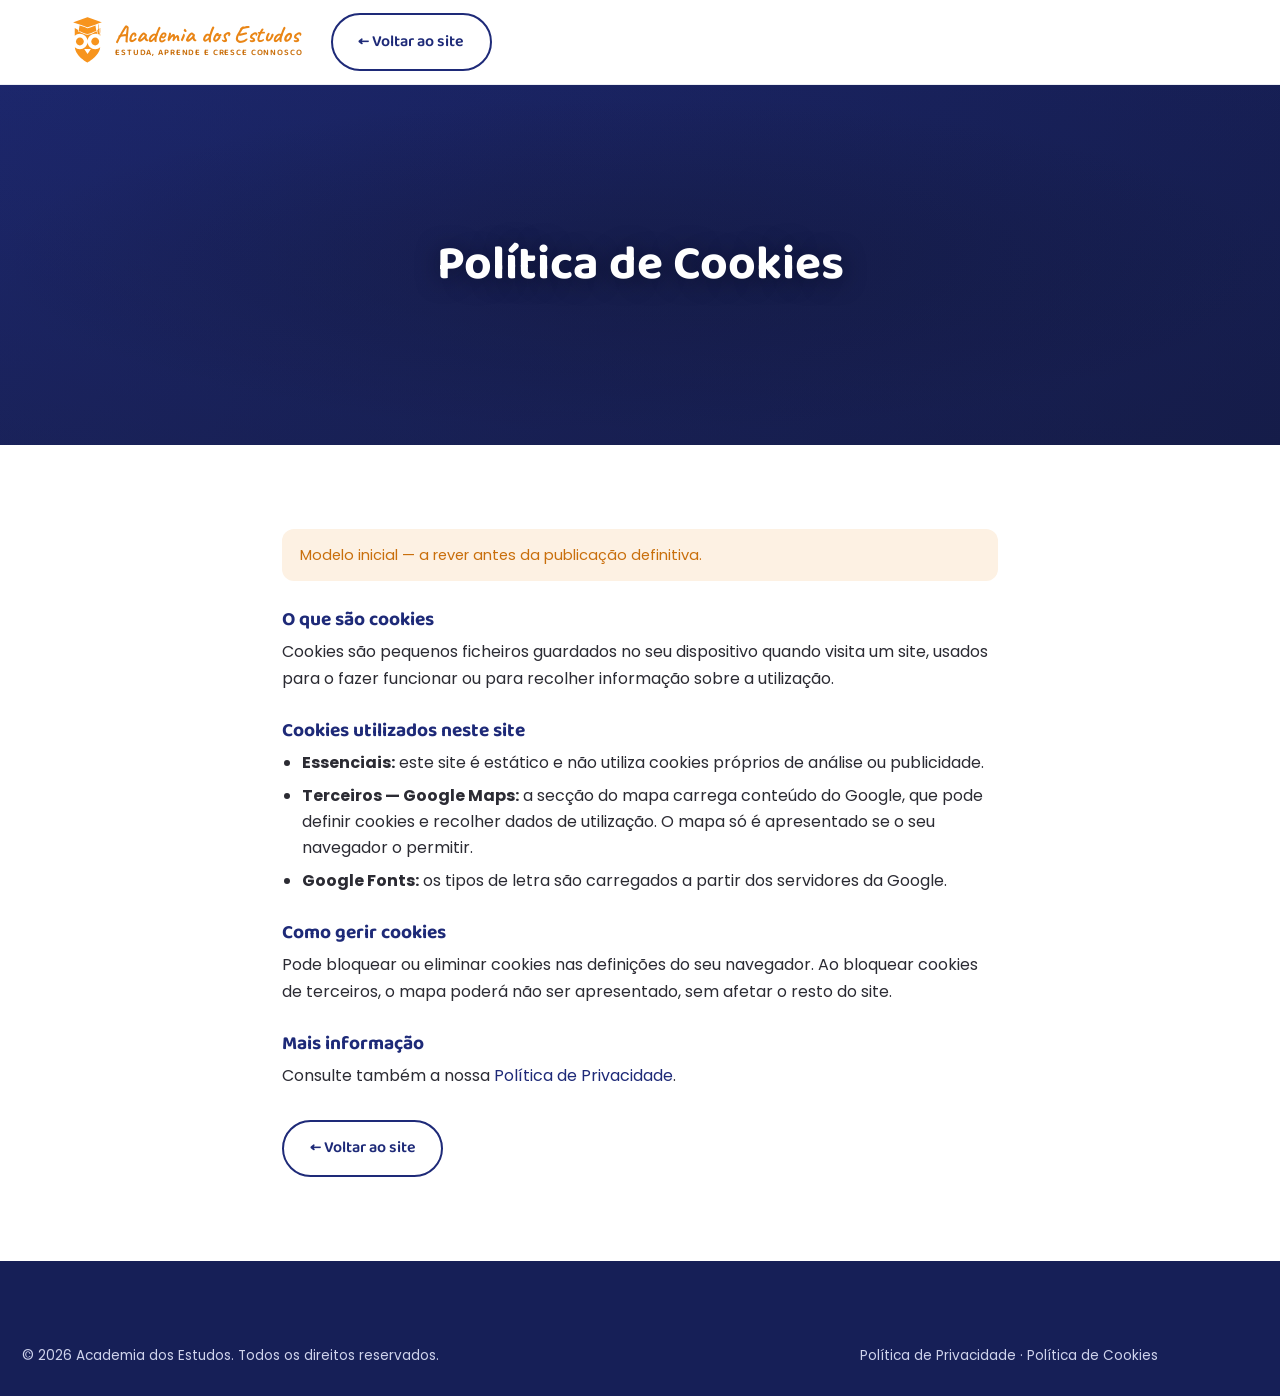
<file: politica-cookies.html>
<!doctype html>
<html lang="pt">
<head>
<meta charset="utf-8">
<meta name="viewport" content="width=device-width, initial-scale=1">
<title>Política de Cookies | Academia dos Estudos</title>
<meta name="robots" content="noindex">
<link rel="icon" href="assets/logo-mark.svg?v=16">
<link rel="preconnect" href="https://fonts.googleapis.com">
<link rel="preconnect" href="https://fonts.gstatic.com" crossorigin>
<link href="https://fonts.googleapis.com/css2?family=Baloo+2:wght@500;600;700&family=Caveat:wght@600;700&family=Poppins:ital,wght@0,300;0,400;0,500;0,600;1,400&display=swap" rel="stylesheet">
<link rel="stylesheet" href="css/styles.css?v=16">
<script>document.documentElement.className+=" js";</script>
<style>
  .legal { max-width: 760px; margin: 0 auto; }
  .legal h2 { color: var(--navy); font-size: 1.2rem; margin: 28px 0 8px; }
  .legal p, .legal li { color: var(--ink); }
  .legal ul { margin: 8px 0 0 20px; display: grid; gap: 6px; }
  .legal .note { background: #fdf1e3; border-radius: 12px; padding: 14px 18px; color: var(--orange-dark); font-size: .92rem; margin-bottom: 26px; }
  .legal .back { display: inline-block; margin-top: 30px; }
</style>
</head>
<body>
<header class="site-header">
  <div class="wrap">
    <a class="brand" href="index.html" aria-label="Academia dos Estudos — início">
      <img src="assets/logo-mark.svg?v=16" alt="">
      <span class="brand-text"><b>Academia dos Estudos</b><span>Estuda, aprende e cresce connosco</span></span>
    </a>
    <a class="btn btn--outline header-cta" href="index.html">← Voltar ao site</a>
  </div>
</header>

<section class="page-hero"><div class="wrap"><h1>Política de Cookies</h1></div></section>

<section class="section">
  <div class="wrap legal">
    <p class="note">Modelo inicial — a rever antes da publicação definitiva.</p>

    <h2>O que são cookies</h2>
    <p>Cookies são pequenos ficheiros guardados no seu dispositivo quando visita um site,
    usados para o fazer funcionar ou para recolher informação sobre a utilização.</p>

    <h2>Cookies utilizados neste site</h2>
    <ul>
      <li><strong>Essenciais:</strong> este site é estático e não utiliza cookies próprios de análise ou publicidade.</li>
      <li><strong>Terceiros — Google Maps:</strong> a secção do mapa carrega conteúdo do Google, que pode definir cookies e recolher dados de utilização. O mapa só é apresentado se o seu navegador o permitir.</li>
      <li><strong>Google Fonts:</strong> os tipos de letra são carregados a partir dos servidores da Google.</li>
    </ul>

    <h2>Como gerir cookies</h2>
    <p>Pode bloquear ou eliminar cookies nas definições do seu navegador. Ao bloquear cookies
    de terceiros, o mapa poderá não ser apresentado, sem afetar o resto do site.</p>

    <h2>Mais informação</h2>
    <p>Consulte também a nossa <a href="politica-privacidade.html">Política de Privacidade</a>.</p>

    <a class="btn btn--outline back" href="index.html">← Voltar ao site</a>
  </div>
</section>

<footer class="site-footer">
  <div class="wrap footer-bottom" style="border:0;margin:0;">
    <span>© <span id="year"></span> Academia dos Estudos. Todos os direitos reservados.</span>
    <span><a href="politica-privacidade.html">Política de Privacidade</a> · <a href="politica-cookies.html">Política de Cookies</a></span>
  </div>
</footer>
<script src="js/main.js?v=16"></script>
</body>
</html>
</file>
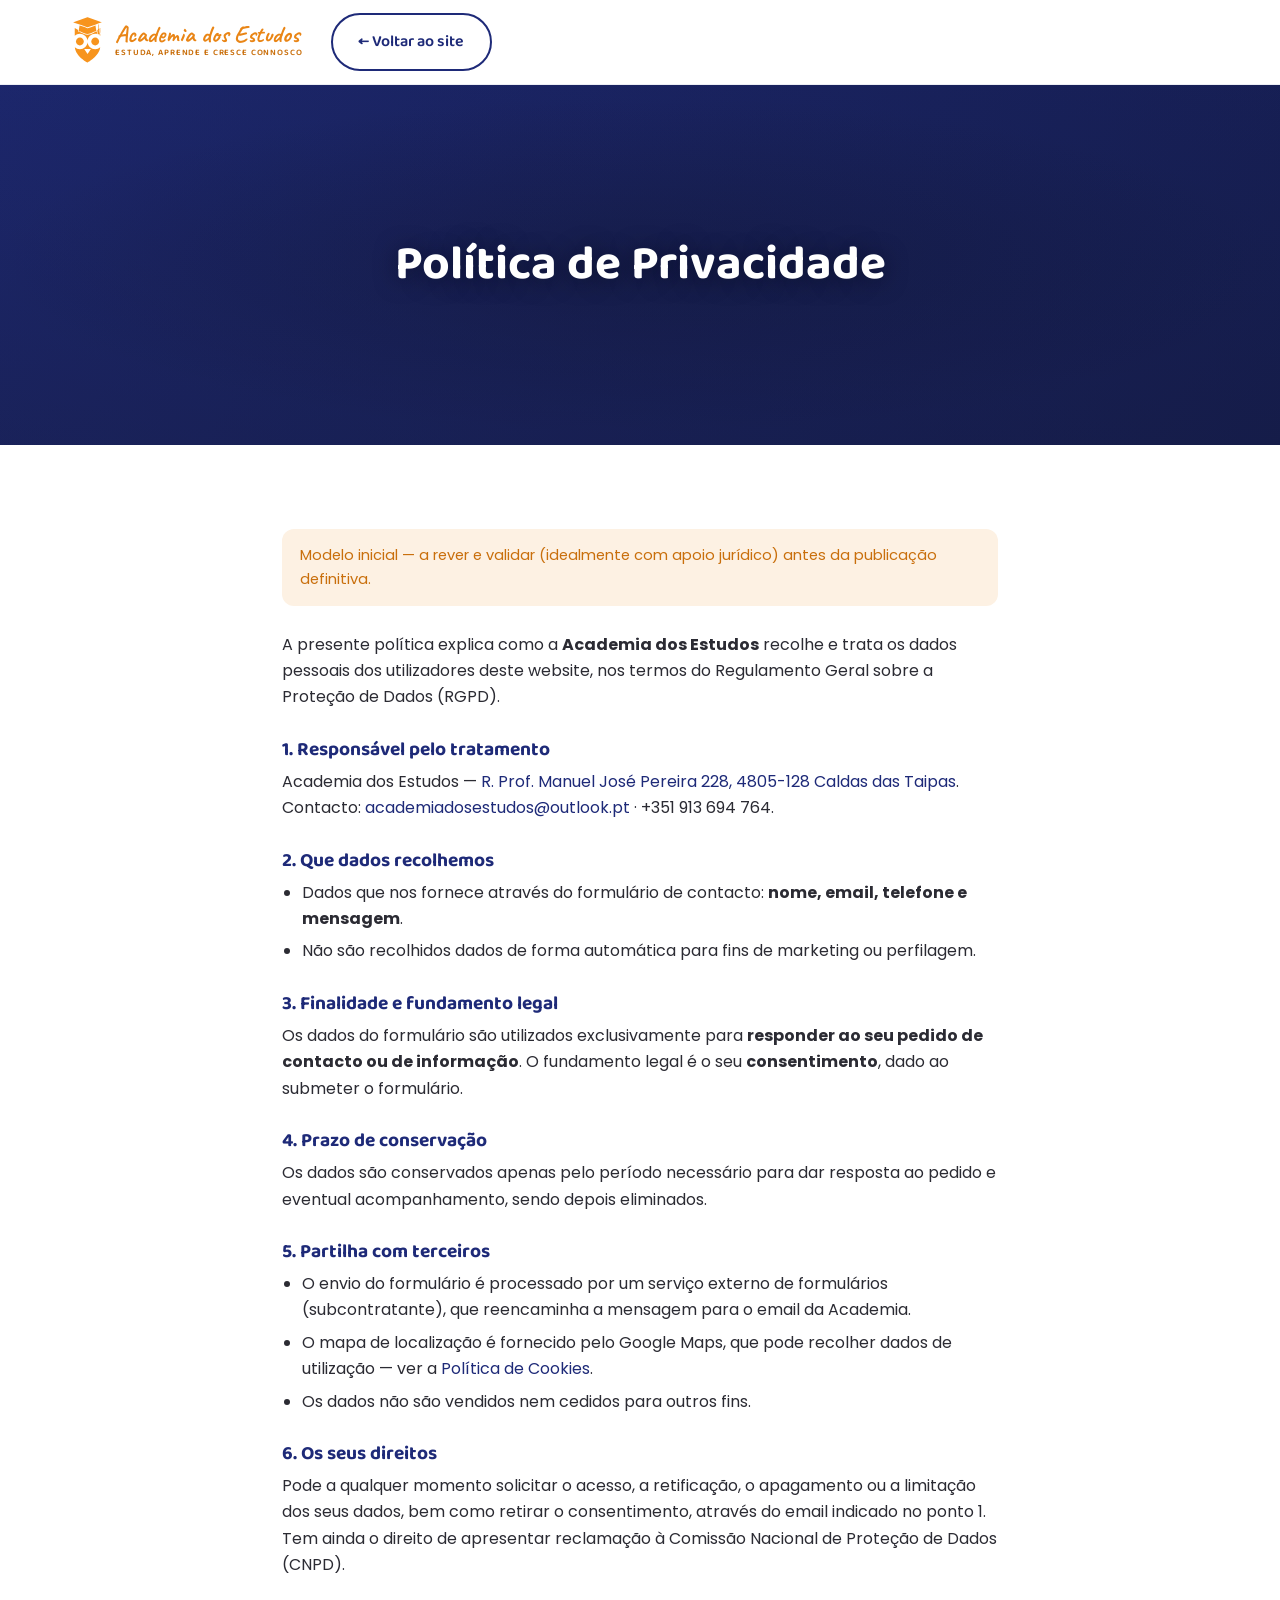
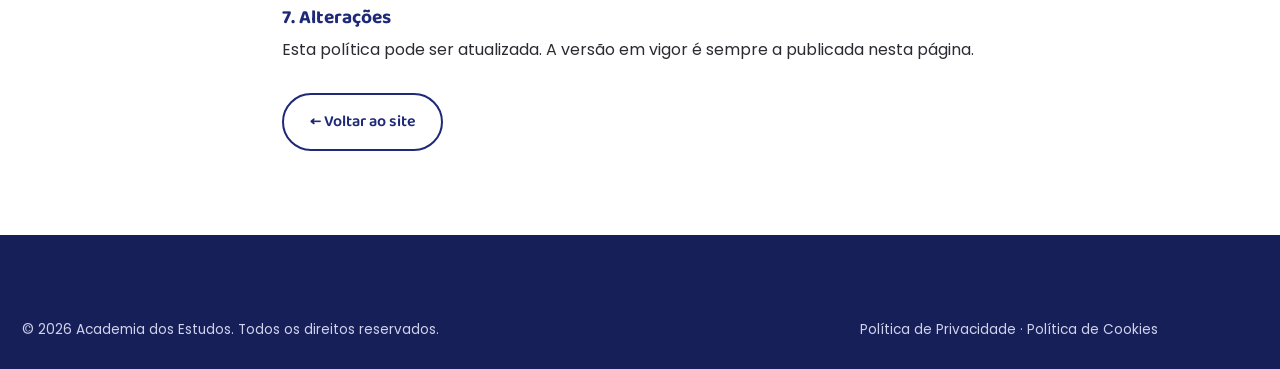
<file: politica-privacidade.html>
<!doctype html>
<html lang="pt">
<head>
<meta charset="utf-8">
<meta name="viewport" content="width=device-width, initial-scale=1">
<title>Política de Privacidade | Academia dos Estudos</title>
<meta name="robots" content="noindex">
<link rel="icon" href="assets/logo-mark.svg?v=16">
<link rel="preconnect" href="https://fonts.googleapis.com">
<link rel="preconnect" href="https://fonts.gstatic.com" crossorigin>
<link href="https://fonts.googleapis.com/css2?family=Baloo+2:wght@500;600;700&family=Caveat:wght@600;700&family=Poppins:ital,wght@0,300;0,400;0,500;0,600;1,400&display=swap" rel="stylesheet">
<link rel="stylesheet" href="css/styles.css?v=16">
<script>document.documentElement.className+=" js";</script>
<style>
  .legal { max-width: 760px; margin: 0 auto; }
  .legal h2 { color: var(--navy); font-size: 1.2rem; margin: 28px 0 8px; }
  .legal p, .legal li { color: var(--ink); }
  .legal ul { margin: 8px 0 0 20px; display: grid; gap: 6px; }
  .legal .note { background: #fdf1e3; border-radius: 12px; padding: 14px 18px; color: var(--orange-dark); font-size: .92rem; margin-bottom: 26px; }
  .legal .back { display: inline-block; margin-top: 30px; }
</style>
</head>
<body>
<header class="site-header">
  <div class="wrap">
    <a class="brand" href="index.html" aria-label="Academia dos Estudos — início">
      <img src="assets/logo-mark.svg?v=16" alt="">
      <span class="brand-text"><b>Academia dos Estudos</b><span>Estuda, aprende e cresce connosco</span></span>
    </a>
    <a class="btn btn--outline header-cta" href="index.html">← Voltar ao site</a>
  </div>
</header>

<section class="page-hero"><div class="wrap"><h1>Política de Privacidade</h1></div></section>

<section class="section">
  <div class="wrap legal">
    <p class="note">Modelo inicial — a rever e validar (idealmente com apoio jurídico) antes da publicação definitiva.</p>

    <p>A presente política explica como a <strong>Academia dos Estudos</strong> recolhe e trata os
    dados pessoais dos utilizadores deste website, nos termos do Regulamento Geral sobre a
    Proteção de Dados (RGPD).</p>

    <h2>1. Responsável pelo tratamento</h2>
    <p>Academia dos Estudos — <a href="https://www.google.com/maps/search/?api=1&query=Academia+dos+Estudos+Centro+de+Estudos+Caldas+das+Taipas" target="_blank" rel="noopener">R. Prof. Manuel José Pereira 228, 4805-128 Caldas das Taipas</a>. Contacto: <a href="mailto:academiadosestudos@outlook.pt">academiadosestudos@outlook.pt</a> ·
    +351 913 694 764.</p>

    <h2>2. Que dados recolhemos</h2>
    <ul>
      <li>Dados que nos fornece através do formulário de contacto: <strong>nome, email, telefone e mensagem</strong>.</li>
      <li>Não são recolhidos dados de forma automática para fins de marketing ou perfilagem.</li>
    </ul>

    <h2>3. Finalidade e fundamento legal</h2>
    <p>Os dados do formulário são utilizados exclusivamente para <strong>responder ao seu pedido
    de contacto ou de informação</strong>. O fundamento legal é o seu <strong>consentimento</strong>,
    dado ao submeter o formulário.</p>

    <h2>4. Prazo de conservação</h2>
    <p>Os dados são conservados apenas pelo período necessário para dar resposta ao pedido e
    eventual acompanhamento, sendo depois eliminados.</p>

    <h2>5. Partilha com terceiros</h2>
    <ul>
      <li>O envio do formulário é processado por um serviço externo de formulários (subcontratante), que reencaminha a mensagem para o email da Academia.</li>
      <li>O mapa de localização é fornecido pelo Google Maps, que pode recolher dados de utilização — ver a <a href="politica-cookies.html">Política de Cookies</a>.</li>
      <li>Os dados não são vendidos nem cedidos para outros fins.</li>
    </ul>

    <h2>6. Os seus direitos</h2>
    <p>Pode a qualquer momento solicitar o acesso, a retificação, o apagamento ou a limitação
    dos seus dados, bem como retirar o consentimento, através do email indicado no ponto 1.
    Tem ainda o direito de apresentar reclamação à Comissão Nacional de Proteção de Dados
    (CNPD).</p>

    <h2>7. Alterações</h2>
    <p>Esta política pode ser atualizada. A versão em vigor é sempre a publicada nesta página.</p>

    <a class="btn btn--outline back" href="index.html">← Voltar ao site</a>
  </div>
</section>

<footer class="site-footer">
  <div class="wrap footer-bottom" style="border:0;margin:0;">
    <span>© <span id="year"></span> Academia dos Estudos. Todos os direitos reservados.</span>
    <span><a href="politica-privacidade.html">Política de Privacidade</a> · <a href="politica-cookies.html">Política de Cookies</a></span>
  </div>
</footer>
<script src="js/main.js?v=16"></script>
</body>
</html>
</file>
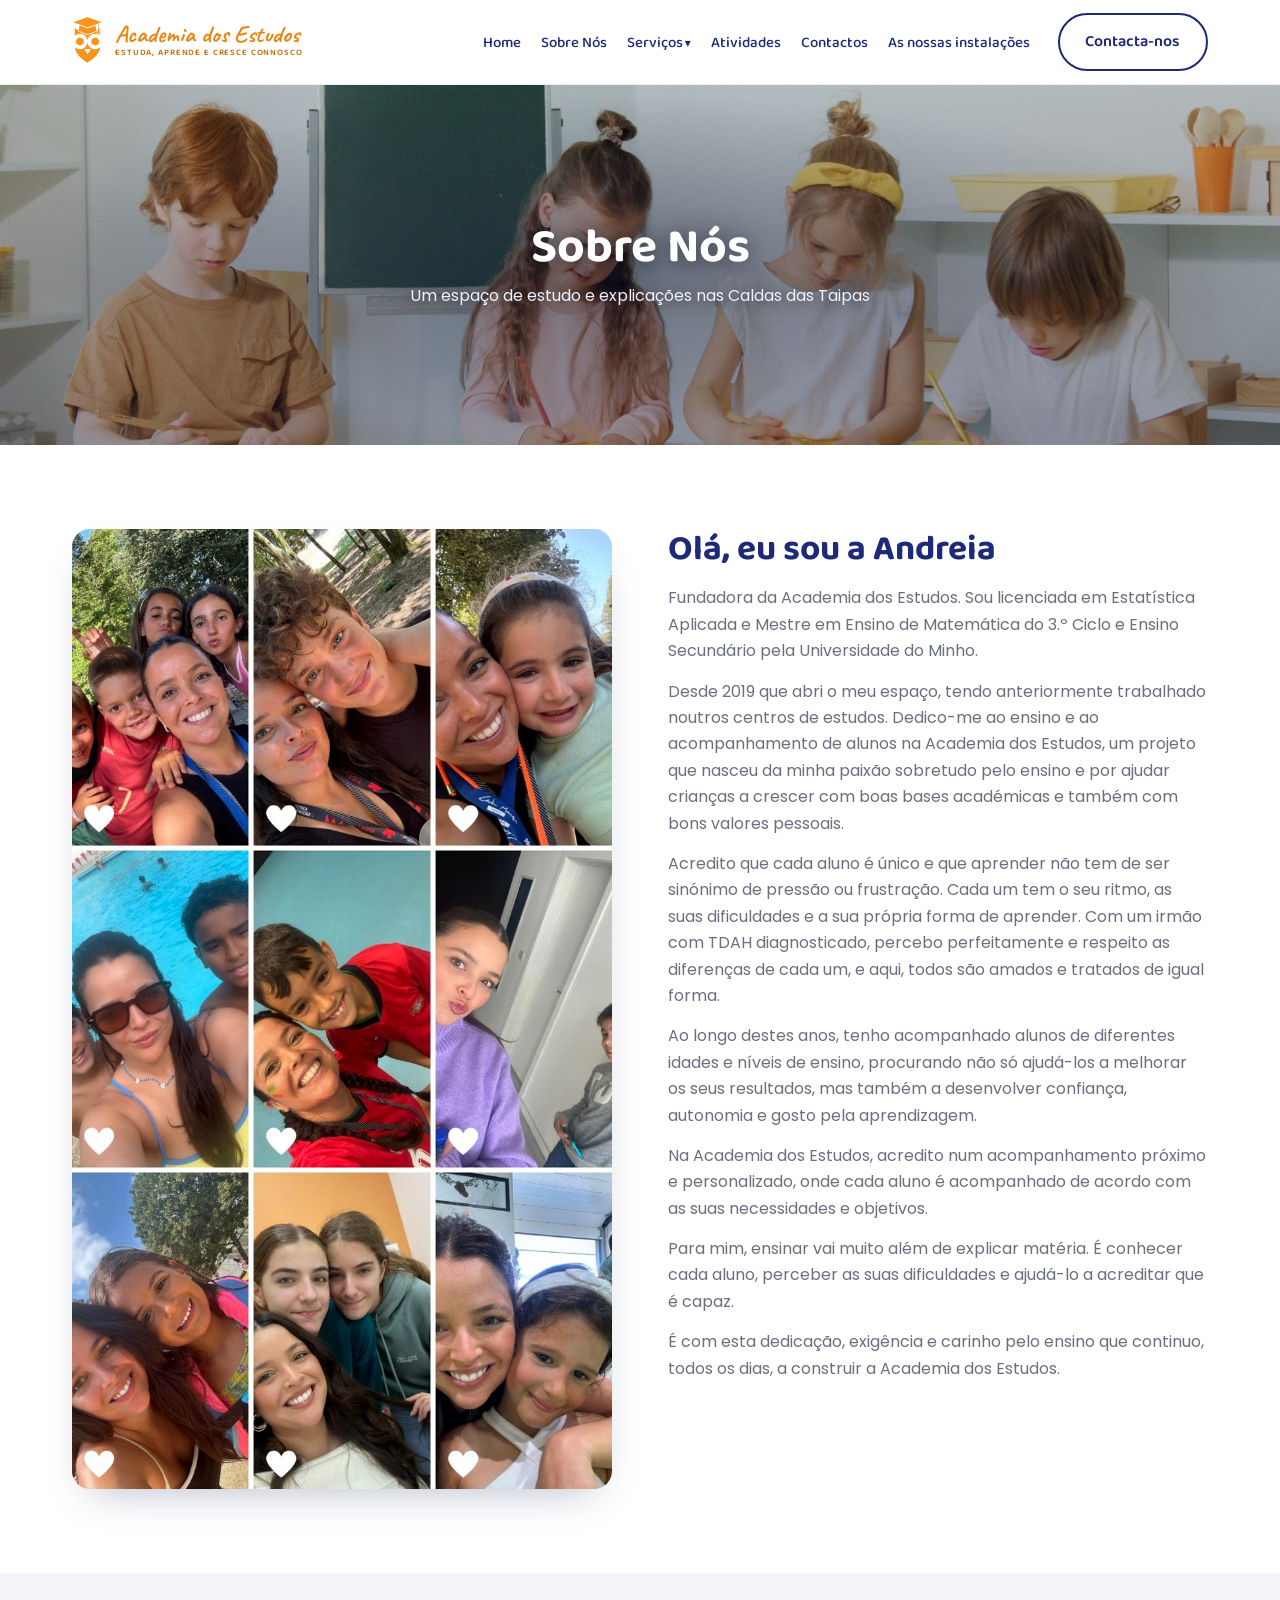
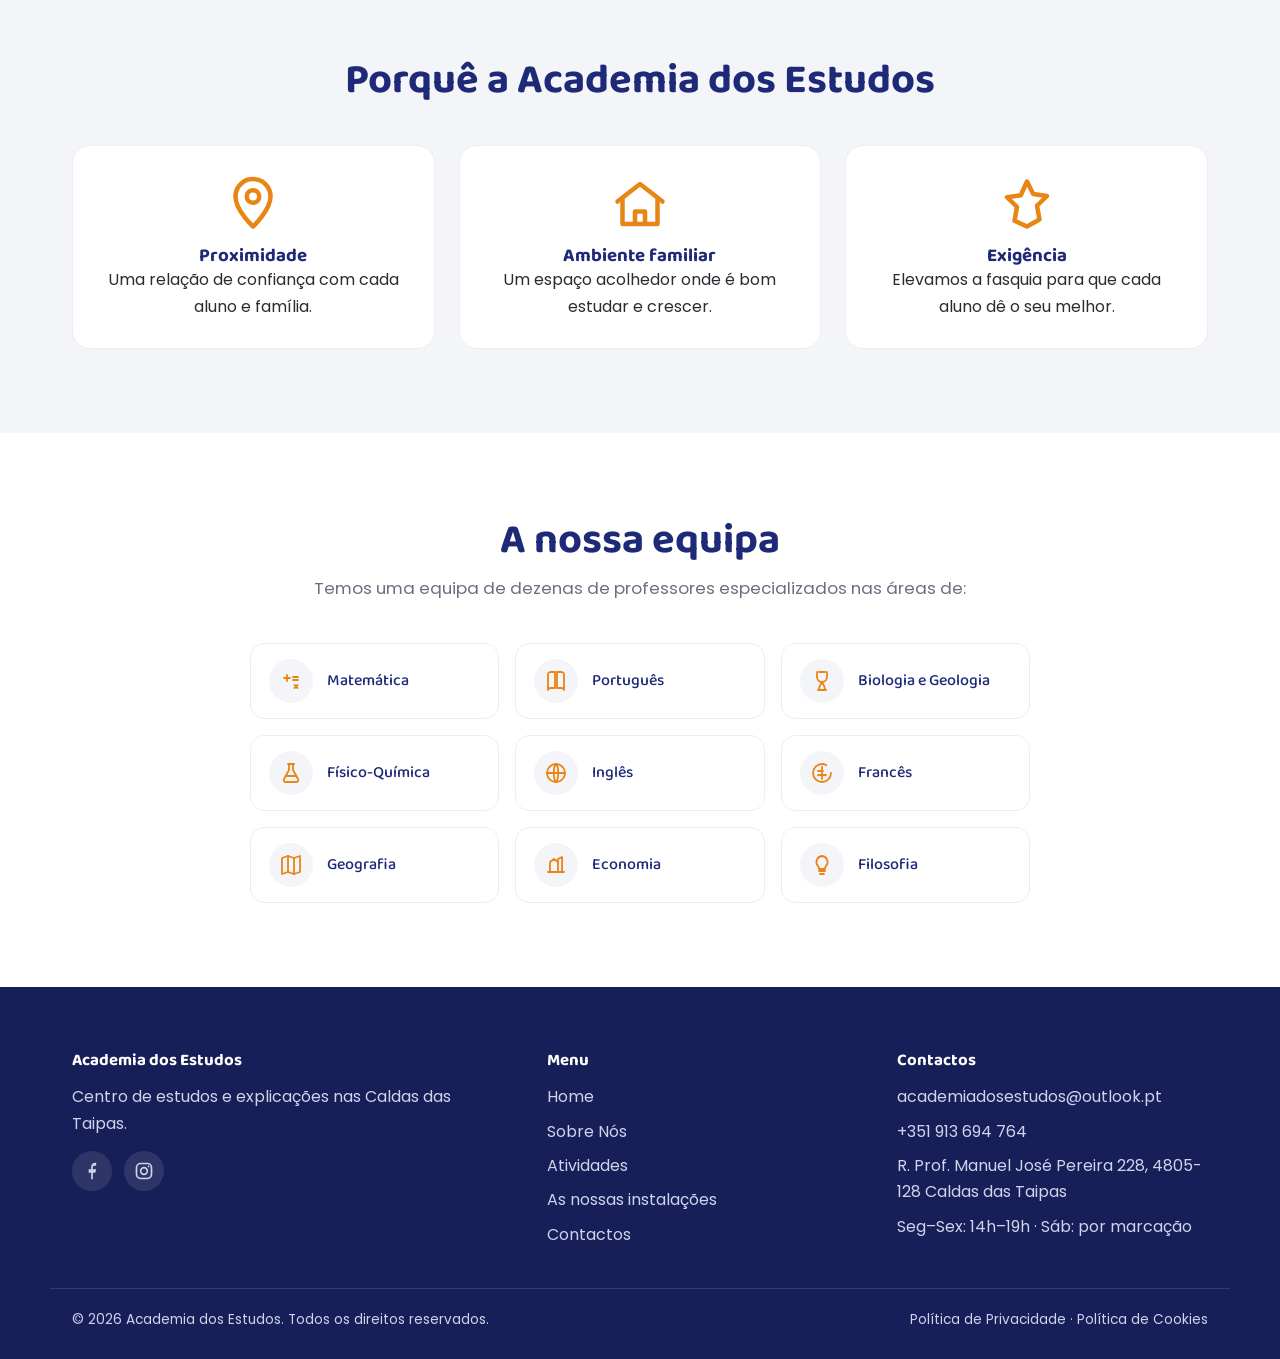
<file: sobre.html>
<!doctype html>
<html lang="pt">
<head>
<meta charset="utf-8">
<meta name="viewport" content="width=device-width, initial-scale=1">
<title>Sobre Nós | Academia dos Estudos</title>
<meta name="description" content="Conhece a Academia dos Estudos — centro de estudos e explicações nas Caldas das Taipas, fundado em 2019.">
<link rel="icon" href="assets/logo-mark.svg?v=16">
<link rel="preconnect" href="https://fonts.googleapis.com">
<link rel="preconnect" href="https://fonts.gstatic.com" crossorigin>
<link href="https://fonts.googleapis.com/css2?family=Baloo+2:wght@500;600;700&family=Caveat:wght@600;700&family=Poppins:ital,wght@0,300;0,400;0,500;0,600;1,400&display=swap" rel="stylesheet">
<link rel="stylesheet" href="css/styles.css?v=16">
<script>document.documentElement.className+=" js";</script>
</head>
<body>
<header class="site-header">
  <div class="wrap">
    <a class="brand" href="index.html" aria-label="Academia dos Estudos — início">
      <img src="assets/logo-mark.svg?v=16" alt="">
      <span class="brand-text"><b>Academia dos Estudos</b><span>Estuda, aprende e cresce connosco</span></span>
    </a>
    <button class="nav-toggle" aria-label="Abrir menu" aria-expanded="false"><span></span></button>
    <nav class="nav" id="nav">
      <ul>
        <li><a href="index.html">Home</a></li>
        <li><a href="sobre.html">Sobre Nós</a></li>
        <li class="has-sub"><a href="index.html#servicos">Serviços</a>
          <div class="submenu">
            <a href="index.html#servicos">Apoio ao Estudo</a>
            <a href="index.html#servicos">Explicações</a>
            <a href="index.html#servicos">Preparação para exame</a>
          </div>
        </li>
        <li><a href="atividades.html">Atividades</a></li>
        <li><a href="index.html#contactos">Contactos</a></li>
        <li><a href="instalacoes.html">As nossas instalações</a></li>
      </ul>
    </nav>
    <div class="header-actions">
      <a href="tel:+351913694764" aria-label="Ligar agora" title="Ligar"><svg viewBox="0 0 24 24" fill="currentColor"><path d="M6.6 10.8c1.4 2.8 3.8 5.1 6.6 6.6l2.2-2.2c.3-.3.7-.4 1-.2 1.1.4 2.3.6 3.6.6.6 0 1 .4 1 1V20c0 .6-.4 1-1 1C10.6 21 3 13.4 3 4c0-.6.4-1 1-1h3.5c.6 0 1 .4 1 1 0 1.2.2 2.4.6 3.6.1.4 0 .7-.2 1l-2.3 2.2z"/></svg></a>
      <a href="index.html#mensagem" aria-label="Enviar mensagem" title="Enviar mensagem"><svg viewBox="0 0 24 24" fill="none" stroke="currentColor" stroke-width="1.8" stroke-linecap="round" stroke-linejoin="round"><rect x="3" y="5" width="18" height="14" rx="2"/><path d="m3 7 9 6 9-6"/></svg></a>
    </div>
    <a class="btn btn--outline header-cta" href="index.html#contactos">Contacta-nos</a>
  </div>
</header>

<section class="page-hero">
  <div class="page-hero__media"><img src="assets/img/banner-sobre.jpg?v=16" alt=""></div>
  <div class="wrap">
    <h1>Sobre Nós</h1>
    <p>Um espaço de estudo e explicações nas Caldas das Taipas</p>
  </div>
</section>

<section class="section">
  <div class="wrap split" style="align-items:start">
    <img class="reveal-left" src="assets/img/sobre.jpg" alt="Momentos da Academia dos Estudos com os alunos">
    <div class="reveal-right">
      <h2>Olá, eu sou a Andreia</h2>
      <p>Fundadora da Academia dos Estudos. Sou licenciada em Estatística Aplicada e Mestre em Ensino de Matemática do 3.º Ciclo e Ensino Secundário pela Universidade do Minho.</p>
      <p>Desde 2019 que abri o meu espaço, tendo anteriormente trabalhado noutros centros de estudos. Dedico-me ao ensino e ao acompanhamento de alunos na Academia dos Estudos, um projeto que nasceu da minha paixão sobretudo pelo ensino e por ajudar crianças a crescer com boas bases académicas e também com bons valores pessoais.</p>
      <p>Acredito que cada aluno é único e que aprender não tem de ser sinónimo de pressão ou frustração. Cada um tem o seu ritmo, as suas dificuldades e a sua própria forma de aprender. Com um irmão com TDAH diagnosticado, percebo perfeitamente e respeito as diferenças de cada um, e aqui, todos são amados e tratados de igual forma.</p>
      <p>Ao longo destes anos, tenho acompanhado alunos de diferentes idades e níveis de ensino, procurando não só ajudá-los a melhorar os seus resultados, mas também a desenvolver confiança, autonomia e gosto pela aprendizagem.</p>
      <p>Na Academia dos Estudos, acredito num acompanhamento próximo e personalizado, onde cada aluno é acompanhado de acordo com as suas necessidades e objetivos.</p>
      <p>Para mim, ensinar vai muito além de explicar matéria. É conhecer cada aluno, perceber as suas dificuldades e ajudá-lo a acreditar que é capaz.</p>
      <p>É com esta dedicação, exigência e carinho pelo ensino que continuo, todos os dias, a construir a Academia dos Estudos.</p>
    </div>
  </div>
</section>

<section class="section section--soft">
  <div class="wrap center">
    <h2 class="section-title" style="color:var(--navy)">Porquê a Academia dos Estudos</h2>
    <div class="values">
      <div class="value reveal"><div class="ic"><svg viewBox="0 0 24 24" fill="none" stroke="currentColor" stroke-width="1.8" stroke-linecap="round" stroke-linejoin="round"><path d="M12 21s7-6.5 7-12a7 7 0 0 0-14 0c0 5.5 7 12 7 12z"/><circle cx="12" cy="9" r="2.5"/></svg></div><h3>Proximidade</h3><p>Uma relação de confiança com cada aluno e família.</p></div>
      <div class="value reveal"><div class="ic"><svg viewBox="0 0 24 24" fill="none" stroke="currentColor" stroke-width="1.8" stroke-linecap="round" stroke-linejoin="round"><path d="M3 11l9-7 9 7"/><path d="M5 10v10h14V10"/><path d="M10 20v-5h4v5"/></svg></div><h3>Ambiente familiar</h3><p>Um espaço acolhedor onde é bom estudar e crescer.</p></div>
      <div class="value reveal"><div class="ic"><svg viewBox="0 0 24 24" fill="none" stroke="currentColor" stroke-width="1.8" stroke-linecap="round" stroke-linejoin="round"><path d="M12 3l2.5 5 5.5.8-4 3.9 1 5.5L12 21l-5-2.3 1-5.5-4-3.9 5.5-.8z"/></svg></div><h3>Exigência</h3><p>Elevamos a fasquia para que cada aluno dê o seu melhor.</p></div>
    </div>
  </div>
</section>

<section class="section">
  <div class="wrap center">
    <h2 class="section-title" style="color:var(--navy)">A nossa equipa</h2>
    <p class="section-lead">Temos uma equipa de dezenas de professores especializados nas áreas de:</p>
    <div class="subjects">
      <div class="subject reveal"><span class="ic"><svg viewBox="0 0 24 24" fill="none" stroke="currentColor" stroke-width="1.8" stroke-linecap="round" stroke-linejoin="round"><path d="M5 9h6M8 6v6M14 8h5M14 11h5M15.5 16l3 3M18.5 16l-3 3"/></svg></span>Matemática</div>
      <div class="subject reveal"><span class="ic"><svg viewBox="0 0 24 24" fill="none" stroke="currentColor" stroke-width="1.8" stroke-linecap="round" stroke-linejoin="round"><path d="M4 5c0-1 1-2 3-2h4v16H7c-2 0-3 1-3 2z"/><path d="M20 5c0-1-1-2-3-2h-4v16h4c2 0 3 1 3 2z"/></svg></span>Português</div>
      <div class="subject reveal"><span class="ic"><svg viewBox="0 0 24 24" fill="none" stroke="currentColor" stroke-width="1.8" stroke-linecap="round" stroke-linejoin="round"><path d="M7 3v5a5 5 0 0 0 10 0V3"/><path d="M9 3h6M9 21c0-4 2-6 3-8 1 2 3 4 3 8z"/><path d="M8 21h8"/></svg></span>Biologia e Geologia</div>
      <div class="subject reveal"><span class="ic"><svg viewBox="0 0 24 24" fill="none" stroke="currentColor" stroke-width="1.8" stroke-linecap="round" stroke-linejoin="round"><path d="M9 3h6M10 3v6l-5 9a2 2 0 0 0 2 3h10a2 2 0 0 0 2-3l-5-9V3"/><path d="M7.5 15h9"/></svg></span>Físico-Química</div>
      <div class="subject reveal"><span class="ic"><svg viewBox="0 0 24 24" fill="none" stroke="currentColor" stroke-width="1.8" stroke-linecap="round" stroke-linejoin="round"><circle cx="12" cy="12" r="9"/><path d="M3 12h18M12 3c3 3 3 15 0 18M12 3c-3 3-3 15 0 18"/></svg></span>Inglês</div>
      <div class="subject reveal"><span class="ic"><svg viewBox="0 0 24 24" fill="none" stroke="currentColor" stroke-width="1.8" stroke-linecap="round" stroke-linejoin="round"><path d="M21 12a9 9 0 1 1-9-9c1.5 0 3 .4 4.3 1"/><path d="M8 10h5M8 14h8M12 6v12"/></svg></span>Francês</div>
      <div class="subject reveal"><span class="ic"><svg viewBox="0 0 24 24" fill="none" stroke="currentColor" stroke-width="1.8" stroke-linecap="round" stroke-linejoin="round"><path d="M9 3 3 5v16l6-2 6 2 6-2V3l-6 2-6-2z"/><path d="M9 3v16M15 5v16"/></svg></span>Geografia</div>
      <div class="subject reveal"><span class="ic"><svg viewBox="0 0 24 24" fill="none" stroke="currentColor" stroke-width="1.8" stroke-linecap="round" stroke-linejoin="round"><path d="M4 19h16M6 19V9l4-3 4 3v10M14 19V6l4-2v15"/></svg></span>Economia</div>
      <div class="subject reveal"><span class="ic"><svg viewBox="0 0 24 24" fill="none" stroke="currentColor" stroke-width="1.8" stroke-linecap="round" stroke-linejoin="round"><path d="M9 18h6M10 21h4M12 3a6 6 0 0 0-4 10c.8.8 1 1.5 1 3h6c0-1.5.2-2.2 1-3a6 6 0 0 0-4-10z"/></svg></span>Filosofia</div>
    </div>
  </div>
</section>

<footer class="site-footer">
  <div class="wrap footer-grid">
    <div>
      <h4>Academia dos Estudos</h4>
      <p>Centro de estudos e explicações nas Caldas das Taipas.</p>
      <div class="socials">
        <a href="https://www.facebook.com/academiadosestudos" aria-label="Facebook" target="_blank" rel="noopener"><svg viewBox="0 0 24 24" fill="currentColor"><path d="M13 22v-8h3l1-4h-4V7.5c0-1.1.3-1.9 2-1.9h2V2.1C18.6 2 17.4 2 16.1 2 13.2 2 11 3.7 11 7v3H8v4h3v8z"/></svg></a>
        <a href="https://www.instagram.com/academia_dos_estudos_" aria-label="Instagram" target="_blank" rel="noopener"><svg viewBox="0 0 24 24" fill="none" stroke="currentColor" stroke-width="2"><rect x="3" y="3" width="18" height="18" rx="5"/><circle cx="12" cy="12" r="4"/><circle cx="17.5" cy="6.5" r="1" fill="currentColor" stroke="none"/></svg></a>
      </div>
    </div>
    <div><h4>Menu</h4><ul>
      <li><a href="index.html">Home</a></li>
      <li><a href="sobre.html">Sobre Nós</a></li>
      <li><a href="atividades.html">Atividades</a></li>
      <li><a href="instalacoes.html">As nossas instalações</a></li>
      <li><a href="index.html#contactos">Contactos</a></li>
    </ul></div>
    <div><h4>Contactos</h4><ul>
      <li><a href="mailto:academiadosestudos@outlook.pt">academiadosestudos@outlook.pt</a></li>
      <li><a href="tel:+351913694764">+351 913 694 764</a></li>
      <li><a href="https://www.google.com/maps/search/?api=1&query=Academia+dos+Estudos+Centro+de+Estudos+Caldas+das+Taipas" target="_blank" rel="noopener">R. Prof. Manuel José Pereira 228, 4805-128 Caldas das Taipas</a></li>
      <li>Seg–Sex: 14h–19h · Sáb: por marcação</li>
    </ul></div>
  </div>
  <div class="wrap footer-bottom">
    <span>© <span id="year"></span> Academia dos Estudos. Todos os direitos reservados.</span>
    <span><a href="politica-privacidade.html">Política de Privacidade</a> · <a href="politica-cookies.html">Política de Cookies</a></span>
  </div>
</footer>
<script src="js/main.js?v=16"></script>
</body>
</html>
</file>
<file: css/styles.css>
/* =========================================================
   Academia dos Estudos — protótipo
   Estética inspirada em mentes-criativas.pt
   ========================================================= */

:root {
  --orange: #E98515;
  --orange-dark: #C96F0C;
  --navy: #1E2A78;
  --navy-deep: #161F57;
  --pink: #E6117E;
  --ink: #2b2b33;
  --muted: #6b6f80;
  --bg-soft: #f4f5f8;
  --white: #ffffff;
  --radius: 18px;
  --shadow: 0 18px 40px -20px rgba(22, 31, 87, .35);
  --maxw: 1180px;
  --font-body: "Poppins", system-ui, -apple-system, "Segoe UI", Roboto, sans-serif;
  --font-head: "Baloo 2", var(--font-body);
  --font-script: "Caveat", "Segoe Script", cursive;
}

* { box-sizing: border-box; margin: 0; padding: 0; }
html { scroll-behavior: smooth; scroll-padding-top: 96px; }
body {
  font-family: var(--font-body);
  color: var(--ink);
  line-height: 1.65;
  background: var(--white);
  -webkit-font-smoothing: antialiased;
  animation: pageFade .55s ease both;
}
@keyframes pageFade { from { opacity: 0; } to { opacity: 1; } }
img { max-width: 100%; display: block; }
a { color: var(--navy); text-decoration: none; }

.wrap { width: 100%; max-width: var(--maxw); margin: 0 auto; padding: 0 22px; }
.section { padding: 84px 0; }
.section--soft { background: var(--bg-soft); }
.center { text-align: center; }

h1, h2, h3, h4 { font-family: var(--font-head); line-height: 1.15; color: var(--navy); font-weight: 700; }
.eyebrow {
  font-family: var(--font-head);
  text-transform: uppercase;
  letter-spacing: .16em;
  font-size: .82rem;
  font-weight: 700;
  color: var(--pink);
}
.eyebrow--orange { color: var(--orange); }
.section-title { font-size: clamp(1.8rem, 3.4vw, 2.6rem); color: var(--orange); }
.section-lead { color: var(--muted); margin-top: 10px; font-size: 1.05rem; }

/* ---------- buttons ---------- */
.btn {
  display: inline-flex; align-items: center; gap: .5em;
  font-family: var(--font-head); font-weight: 600;
  padding: .85em 1.6em; border-radius: 999px;
  border: 2px solid transparent; cursor: pointer;
  transition: transform .15s ease, background .2s ease, color .2s ease;
}
.btn:hover { transform: translateY(-2px); }
.btn--pink { background: var(--pink); color: #fff; }
.btn--pink:hover { background: #c60d6b; }
.btn--outline { border-color: currentColor; color: var(--navy); background: transparent; }
.btn--outline-light { border-color: #fff; color: #fff; background: transparent; }
.btn--outline-light:hover { background: #fff; color: var(--navy); }

/* ---------- header ---------- */
.site-header {
  position: sticky; top: 0; z-index: 50;
  background: #ffffff;
  border-bottom: 1px solid #eceef4;
}
.site-header .wrap {
  display: flex; align-items: center; gap: 20px;
  min-height: 84px;
}
.brand { display: flex; align-items: center; gap: 12px; }
.brand img { height: 52px; width: auto; }
.brand-text { display: block; }
.brand-text b {
  display: block;
  font-family: var(--font-script);
  font-size: 1.5rem; line-height: .95; color: var(--orange); font-weight: 700;
  white-space: nowrap;
}
.brand-text > span {
  display: block; font-family: var(--font-head);
  font-size: .54rem; letter-spacing: .1em; text-transform: uppercase;
  color: var(--orange-dark); font-weight: 600; white-space: nowrap;
}
.nav { margin-left: auto; }
.nav ul { list-style: none; display: flex; align-items: center; gap: 20px; }
.nav a {
  font-family: var(--font-head); font-weight: 500; color: var(--navy);
  font-size: .94rem; position: relative; padding: 6px 0; white-space: nowrap;
}
.nav a:hover { color: var(--orange); }
.has-sub { position: relative; }
.has-sub > a::after { content: " ▾"; font-size: .8em; }
.submenu {
  position: absolute; top: 100%; left: 50%; transform: translateX(-50%);
  background: #fff; border: 1px solid #eceef4; border-radius: 14px;
  box-shadow: var(--shadow); padding: 10px; min-width: 220px;
  display: none; flex-direction: column; gap: 2px;
}
.has-sub:hover .submenu, .has-sub:focus-within .submenu { display: flex; }
.submenu a { padding: 9px 12px; border-radius: 9px; font-size: .92rem; }
.submenu a:hover { background: var(--bg-soft); }
.header-cta { margin-left: 8px; }
.header-actions { display: none; }
.header-actions a {
  width: 40px; height: 40px; border-radius: 50%;
  display: grid; place-items: center; color: var(--navy);
}
.header-actions a:active { color: var(--orange); }
.header-actions svg { width: 23px; height: 23px; }
.nav-toggle {
  margin-left: auto; display: none; background: none; border: 0;
  width: 42px; height: 42px; cursor: pointer;
}
.nav-toggle span, .nav-toggle span::before, .nav-toggle span::after {
  content: ""; display: block; position: relative;
  width: 26px; height: 3px; border-radius: 3px; background: var(--navy);
}
.nav-toggle span::before { position: absolute; top: -8px; }
.nav-toggle span::after { position: absolute; top: 8px; }

/* ---------- hero ---------- */
.hero {
  position: relative; min-height: 82vh; display: grid; place-items: center;
  text-align: center; color: #fff; overflow: hidden;
}
.hero__media { position: absolute; inset: 0; z-index: -2; overflow: hidden; }
.hero__media img, .hero__media video { width: 100%; height: 100%; object-fit: cover; }
.hero__media img { animation: heroZoom 22s ease-in-out infinite alternate; }
@keyframes heroZoom { from { transform: scale(1); } to { transform: scale(1.09); } }
@media (prefers-reduced-motion: reduce) { .hero__media img { animation: none; } }
.hero::after {
  content: ""; position: absolute; inset: 0; z-index: -1;
  background:
    linear-gradient(180deg, rgba(20,24,45,.20), rgba(20,24,45,.42)),
    radial-gradient(ellipse 70% 55% at 50% 50%, rgba(15,18,40,.42), rgba(15,18,40,0) 75%);
}
.hero__inner { max-width: 780px; padding: 40px 22px; text-shadow: 0 2px 18px rgba(10,12,30,.45); }
.hero__welcome { font-family: var(--font-script); font-size: clamp(1.6rem, 4vw, 2.4rem); }
.hero__title {
  font-family: var(--font-script); color: #fff;
  font-size: clamp(3rem, 9vw, 5.6rem); line-height: .95; margin: .1em 0 .3em;
}
.hero__tag {
  font-family: var(--font-head); text-transform: uppercase; letter-spacing: .22em;
  font-size: clamp(.8rem, 1.6vw, 1rem); font-weight: 600;
}
.hero__cta { margin-top: 30px; }

/* ---------- about teaser ---------- */
.split { display: grid; grid-template-columns: 1fr 1fr; gap: 56px; align-items: center; }
.split img { border-radius: var(--radius); box-shadow: var(--shadow); }
.split h2 { font-size: clamp(1.6rem, 3vw, 2.2rem); margin-bottom: 16px; }
.split p { color: var(--muted); margin-bottom: 14px; }
.split .btn { margin-top: 12px; }

/* ---------- services grid ---------- */
.cards { display: flex; flex-wrap: wrap; justify-content: center; gap: 26px; margin-top: 46px; }
.cards .card { flex: 1 1 280px; max-width: 340px; }
.card {
  background: #fff; border: 1px solid #eceef4; border-radius: var(--radius);
  padding: 34px 26px; text-align: center;
  transition: transform .18s ease, box-shadow .18s ease;
}
.card:hover { transform: translateY(-4px); box-shadow: var(--shadow); }
.card__icon {
  width: 76px; height: 76px; border-radius: 50%; margin: 0 auto 18px;
  display: grid; place-items: center; background: var(--navy); color: #fff;
}
.card__icon svg { width: 38px; height: 38px; }
.card h3 { color: var(--navy); font-size: 1.25rem; margin-bottom: 10px; }
.card p { color: var(--muted); font-size: .96rem; }
.card--highlight { border-color: var(--orange); }
.card--highlight .card__icon { background: var(--orange); }
.card__badge {
  display: inline-block; margin-top: 12px; font-size: .8rem; font-weight: 600;
  color: var(--orange-dark); background: #fdf1e3; border-radius: 999px; padding: 4px 12px;
}

/* ---------- band ---------- */
.band {
  position: relative; color: #fff; text-align: center;
  padding: 110px 0; overflow: hidden;
}
.band__media { position: absolute; inset: 0; z-index: -2; }
.band__media img { width: 100%; height: 100%; object-fit: cover; }
.band::after {
  content: ""; position: absolute; inset: 0; z-index: -1;
  background:
    linear-gradient(180deg, rgba(20,24,52,.20), rgba(20,24,52,.42)),
    radial-gradient(ellipse 60% 62% at 50% 50%, rgba(15,18,42,.36), rgba(15,18,42,0) 78%);
}
.band .wrap { position: relative; }
.band h2 { color: #fff; font-size: clamp(1.8rem, 4vw, 3rem); text-shadow: 0 2px 22px rgba(8,10,26,.55); }
.band p { font-family: var(--font-script); font-size: clamp(1.4rem, 3vw, 2rem); margin-top: 6px; text-shadow: 0 2px 18px rgba(8,10,26,.5); }
.band .btn { margin-top: 26px; }

/* ---------- advantages ---------- */
.adv { display: grid; grid-template-columns: repeat(4, 1fr); gap: 30px; margin-top: 46px; }
.adv__item { text-align: center; }
.adv__icon {
  width: 92px; height: 92px; border-radius: 50%; margin: 0 auto 16px;
  display: grid; place-items: center; background: var(--orange); color: #fff;
}
.adv__icon svg { width: 44px; height: 44px; }
.adv__item p { color: var(--navy); font-weight: 500; }

/* ---------- testimonials ---------- */
.tst { background: #14162b; color: #fff; }
.tst h2 { color: #fff; font-family: var(--font-script); font-size: clamp(2rem, 4vw, 2.8rem); }
.tst__viewport { max-width: 820px; margin: 34px auto 0; position: relative; overflow: hidden; }
.tst__track { display: flex; transition: transform .5s ease; }
.tst__slide { min-width: 100%; padding: 10px 30px; }
.tst__slide blockquote {
  font-size: 1.15rem; line-height: 1.7; font-style: italic; color: #f2f2f7;
}
.tst__stars { color: #ffcf3f; margin-top: 14px; letter-spacing: 3px; }
.tst__nav { display: flex; justify-content: center; gap: 10px; margin-top: 26px; }
.tst__dot {
  width: 10px; height: 10px; border-radius: 50%; border: 0; cursor: pointer;
  background: rgba(255, 255, 255, .3);
}
.tst__dot[aria-current="true"] { background: var(--pink); }
.tst__arrow {
  position: absolute; top: 50%; transform: translateY(-50%);
  background: rgba(255,255,255,.12); border: 0; color: #fff;
  width: 42px; height: 42px; border-radius: 50%; cursor: pointer; font-size: 1.2rem;
}
.tst__arrow:hover { background: var(--pink); }
.tst__arrow--prev { left: -6px; }
.tst__arrow--next { right: -6px; }

/* ---------- contacts ---------- */
.contact-cards { display: grid; grid-template-columns: repeat(3, 1fr); gap: 26px; margin-top: 44px; }
.contact-card {
  background: #fff; border: 1px solid #eceef4; border-radius: var(--radius);
  padding: 34px 26px; text-align: center; box-shadow: var(--shadow);
}
.contact-card .ic {
  width: 64px; height: 64px; margin: 0 auto 16px; color: var(--pink);
  display: grid; place-items: center;
}
.contact-card .ic svg { width: 42px; height: 42px; }
.contact-card h3 { color: var(--navy); margin-bottom: 10px; }
.contact-card p, .contact-card a { color: var(--muted); font-size: .98rem; }
.contact-card a:hover { color: var(--orange); }
.contact-actions { display: flex; justify-content: center; gap: 12px; margin-top: 16px; }
.contact-actions a {
  width: 46px; height: 46px; border-radius: 50%;
  display: grid; place-items: center;
  background: var(--pink); color: #fff;
  transition: transform .15s ease, background .2s ease;
}
.contact-actions a:hover { transform: translateY(-2px); background: #c60d6b; color: #fff; }
.contact-actions svg { width: 22px; height: 22px; }

/* ---------- form ---------- */
.formsec .split { align-items: start; }
.formsec h2 { font-size: clamp(1.7rem, 3vw, 2.3rem); }
.formsec .lead { color: var(--muted); margin: 8px 0 22px; }
.field { width: 100%; margin-bottom: 14px; }
.field input, .field textarea {
  width: 100%; font: inherit; padding: 14px 16px;
  border: 1px solid #dfe2ec; border-radius: 12px; background: var(--bg-soft);
}
.field textarea { min-height: 130px; resize: vertical; }
.consent { display: flex; gap: 10px; align-items: flex-start; font-size: .9rem; color: var(--muted); margin: 6px 0 18px; }
.form-note { font-size: .82rem; color: var(--muted); margin-top: 12px; }

/* ---------- map ---------- */
.map iframe { width: 100%; height: 420px; border: 0; display: block; filter: saturate(1.05); }

/* ---------- footer ---------- */
.site-footer { background: var(--navy-deep); color: #cfd3ec; padding: 64px 0 28px; }
.footer-grid { display: grid; grid-template-columns: 1.4fr 1fr 1fr; gap: 40px; }
.site-footer h4 { color: #fff; margin-bottom: 14px; font-size: 1.05rem; }
.site-footer a { color: #cfd3ec; }
.site-footer a:hover { color: #fff; }
.site-footer ul { list-style: none; display: grid; gap: 8px; }
.socials { display: flex; gap: 12px; margin-top: 14px; }
.socials a {
  width: 40px; height: 40px; border-radius: 50%; background: rgba(255,255,255,.1);
  display: grid; place-items: center;
}
.socials a:hover { background: var(--orange); }
.socials svg { width: 20px; height: 20px; }
.footer-bottom {
  margin-top: 40px; padding-top: 20px; border-top: 1px solid rgba(255,255,255,.12);
  display: flex; justify-content: space-between; gap: 14px; flex-wrap: wrap;
  font-size: .85rem;
}

/* ---------- generic page header / banner (sub pages) ---------- */
.page-hero {
  position: relative; overflow: hidden;
  background: linear-gradient(120deg, var(--navy), var(--navy-deep));
  color: #fff; text-align: center; padding: 96px 0; min-height: 360px;
  display: flex; flex-direction: column; justify-content: center;
}
.page-hero__media { position: absolute; inset: 0; z-index: 0; }
.page-hero__media img { width: 100%; height: 100%; object-fit: cover; object-position: center 32%; }
.page-hero::after {
  content: ""; position: absolute; inset: 0; z-index: 1;
  background:
    linear-gradient(180deg, rgba(20,24,52,.18), rgba(20,24,52,.40)),
    radial-gradient(ellipse 65% 60% at 50% 50%, rgba(15,18,42,.34), rgba(15,18,42,0) 78%);
}
.page-hero .wrap { position: relative; z-index: 2; }
.page-hero h1 { color: #fff; font-size: clamp(2rem, 5vw, 3rem); text-shadow: 0 2px 22px rgba(8,10,26,.55); }
.page-hero p { color: #eef0fa; margin-top: 8px; text-shadow: 0 1px 14px rgba(8,10,26,.55); }

/* galeria em mosaico — cada foto mantém as suas proporções */
.gallery { columns: 3; column-gap: 16px; margin-top: 40px; }
.gallery img {
  width: 100%; margin: 0 0 16px; display: block; break-inside: avoid;
  border-radius: 14px; box-shadow: var(--shadow);
}
@media (max-width: 900px) { .gallery { columns: 2; } }
@media (max-width: 540px) { .gallery { columns: 1; } }

/* ---------- disciplinas ---------- */
.subjects {
  display: grid; grid-template-columns: repeat(3, 1fr); gap: 16px;
  max-width: 780px; margin: 40px auto 0;
}
.subject {
  display: flex; align-items: center; gap: 14px; text-align: left;
  background: #fff; border: 1px solid #eceef4; border-radius: 14px;
  padding: 15px 18px; font-family: var(--font-head); font-weight: 500; color: var(--navy);
}
.subject .ic {
  flex: none; width: 44px; height: 44px; border-radius: 50%;
  background: var(--bg-soft); color: var(--orange);
  display: grid; place-items: center;
}
.subject .ic svg { width: 24px; height: 24px; }
@media (max-width: 720px) { .subjects { grid-template-columns: repeat(2, 1fr); } }
@media (max-width: 460px) { .subjects { grid-template-columns: 1fr; } }

.values { display: grid; grid-template-columns: repeat(3, 1fr); gap: 24px; margin-top: 40px; }
.value { background: #fff; border: 1px solid #eceef4; border-radius: var(--radius); padding: 28px; text-align: center; }
.value .ic { width: 60px; height: 60px; margin: 0 auto 12px; color: var(--orange); }

/* ---------- reveal on scroll / load ----------
   O estado escondido só se aplica quando o JS está ativo (html.js);
   sem JS o conteúdo aparece na mesma. */
.js .reveal,
.js .reveal-left,
.js .reveal-right {
  opacity: 0;
  transition: opacity 1.4s ease, transform 1.9s cubic-bezier(.16,.84,.3,1);
}
.js .reveal       { transform: translateY(44px); }
.js .reveal-left  { transform: translateX(-90px); }
.js .reveal-right { transform: translateX(90px); }
.js .reveal.is-in,
.js .reveal-left.is-in,
.js .reveal-right.is-in { opacity: 1; transform: none; }

/* ---------- responsive ---------- */
@media (max-width: 960px) {
  .cards, .contact-cards, .adv, .team, .values { grid-template-columns: repeat(2, 1fr); }
  .split { grid-template-columns: 1fr; gap: 30px; }
  .footer-grid { grid-template-columns: 1fr 1fr; }
}
@media (max-width: 1040px) {
  /* header mobile: menu à esquerda · logo ao centro · telefone/carta à direita */
  .site-header .wrap { position: relative; gap: 0; }
  .nav-toggle { display: block; order: 1; margin: 0; }
  .brand {
    order: 2; position: absolute; left: 50%; top: 50%;
    transform: translate(-50%, -50%);
  }
  .header-actions { display: flex; order: 3; margin-left: auto; gap: 2px; }
  .nav {
    display: none;
    position: fixed; top: 84px; left: 0; right: 0; bottom: auto;
    background: #fff; border-bottom: 1px solid #eceef4; margin: 0;
    max-height: calc(100vh - 84px); overflow-y: auto;
  }
  .nav.open { display: block; }
  .nav ul { flex-direction: column; align-items: stretch; gap: 0; padding: 8px 22px 20px; }
  .nav li { border-bottom: 1px solid #f0f1f6; }
  .nav a { display: block; padding: 14px 0; }
  .submenu { position: static; transform: none; box-shadow: none; border: 0; display: flex; padding: 0 0 8px 14px; }
  .has-sub > a::after { content: ""; }
  .header-cta { display: none; }
}
@media (max-width: 560px) {
  .cards, .contact-cards, .adv, .team, .values { grid-template-columns: 1fr; }
  .footer-grid { grid-template-columns: 1fr; }
  .section { padding: 60px 0; }
  /* banner mais baixo no telemóvel — menos corte lateral da foto */
  .page-hero { padding: 64px 0; min-height: 280px; }
  /* logo: coruja em cima, nome + slogan por baixo */
  .brand { flex-direction: column; gap: 3px; text-align: center; }
  .brand img { height: 40px; width: auto; }
  .brand-text b { font-size: 1.02rem; }
  .brand-text > span { display: block; font-size: .42rem; letter-spacing: .05em; }
}

@media (prefers-reduced-motion: reduce) {
  * { scroll-behavior: auto; }
  /* movimento reduzido: fade + deslize curto */
  .js .reveal       { transform: translateY(14px); }
  .js .reveal-left  { transform: translateX(-16px); }
  .js .reveal-right { transform: translateX(16px); }
  .js .reveal, .js .reveal-left, .js .reveal-right { transition: opacity 1s ease, transform 1.2s ease; }
  .hero__media img { animation: none; }
}
</file>
